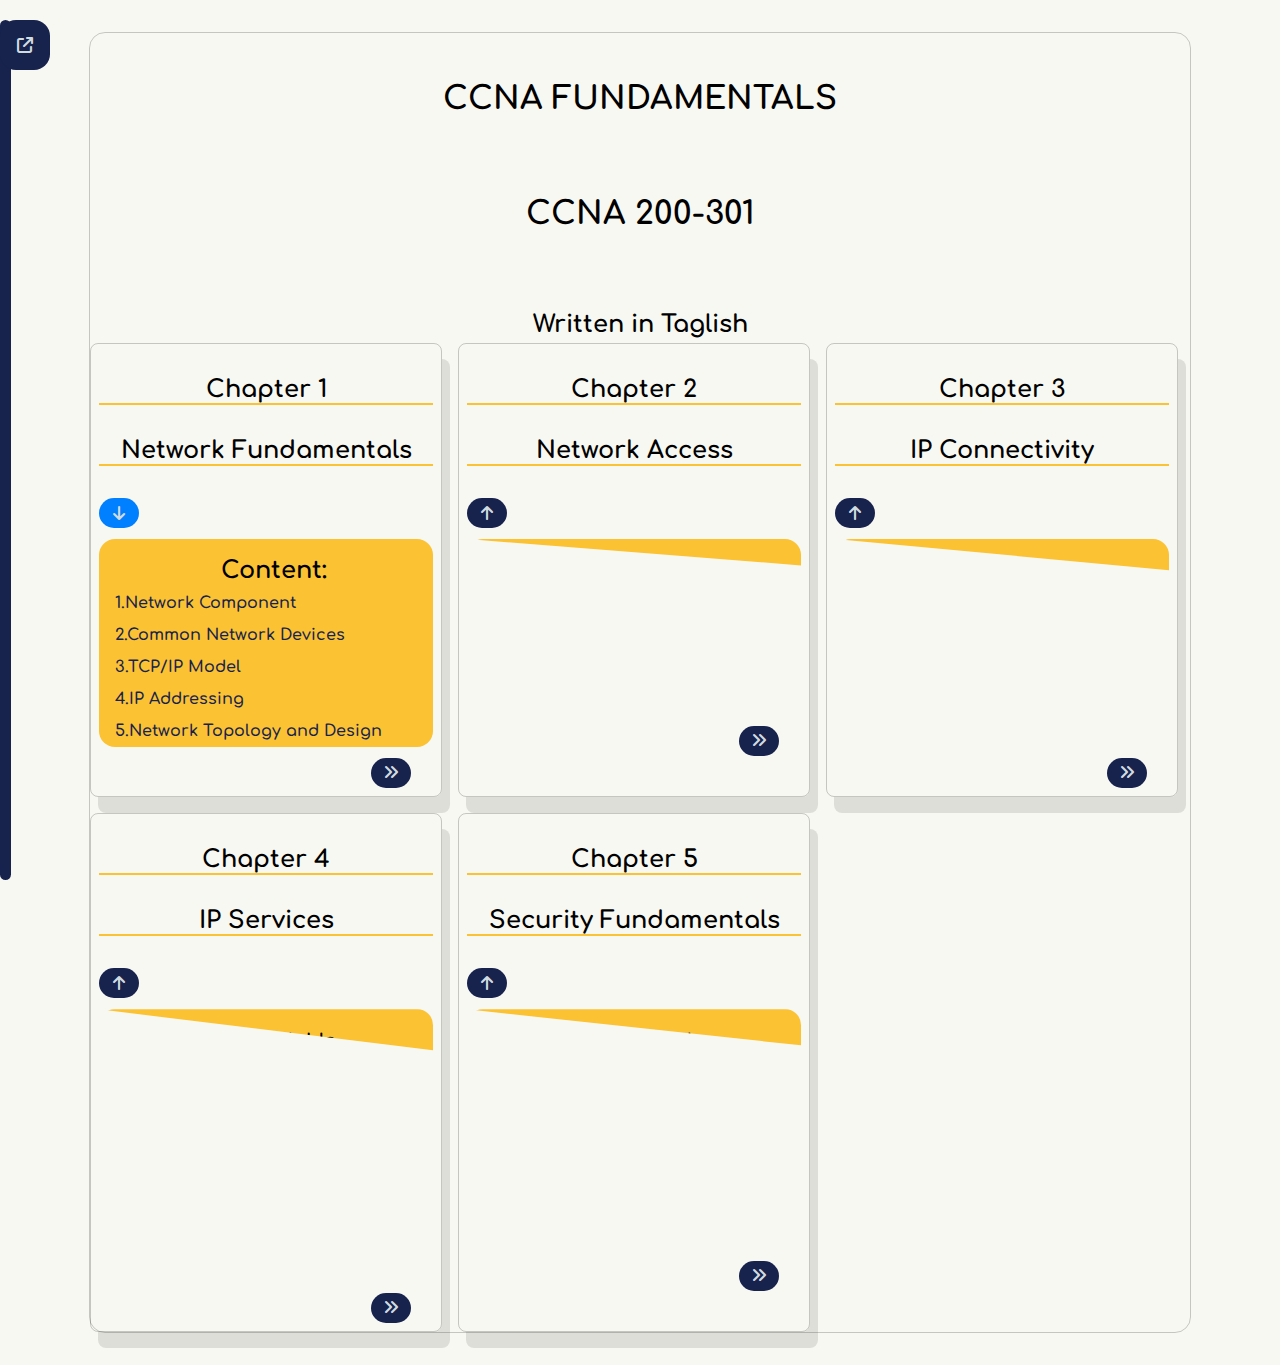
<file: index.html>
<!DOCTYPE html>
<html lang="en">
<head>
    <meta charset="UTF-8">
    <meta http-equiv="X-UA-Compatible" content="IE=edge">
    <meta name="viewport" content="width=device-width, initial-scale=1.0">
    <title>CCNA Module Web</title>
    <link rel="stylesheet" href="./index.css">
    <link rel="stylesheet" href="https://cdnjs.cloudflare.com/ajax/libs/font-awesome/6.3.0/css/all.min.css">
    <link rel="preconnect" href="https://fonts.googleapis.com">
    <link rel="preconnect" href="https://fonts.gstatic.com" crossorigin>
    <link href="https://fonts.googleapis.com/css2?family=Comfortaa:wght@300;400;500;600;700&display=swap" rel="stylesheet">
</head>
<body>

    <section class="sidebar">
        <ul>
            <li class="list active">
                <a href="index.html" class="textcon">
                    <i class="fa-solid fa-house"></i>
                    <span>Dashboard</span>
                </a>
            </li>

            <li class="list">
                <a href="chapter1.html" class="textcon">
                    <i class="fa-solid fa-book"></i>
                    <span>Chapter 1</span>
                </a>
            </li>

            <li class="list">
                <a href="chapter2.html">
                    <i class="fa-solid fa-book-open-reader"></i>
                    <span>Chapter 2 </span>
                </a>
            </li>

            <li class="list">
                <a href="#">
                    <i class="fa-solid fa-bug"></i>
                    <span>Repository</span>
                </a>
            </li>

            <li class="list">
                <a href="#">
                    <i class="fa-solid fa-right-to-bracket"></i>
                    <span>Accounts</span>
                </a>
            </li>
 
        </ul>
    </section>


    <div class="toggle">
        <i class="fa-solid fa-xmark" id="close"></i>
        <i class="fa-solid fa-arrow-up-right-from-square" id="open"></i>
    </div>

    <div class="container">

        <h1>CCNA FUNDAMENTALS</h1>
        <h1>CCNA 200-301 </h1>
        <h2>Written in Taglish </h2>
        <div class="container-box">

            <div class="box">
                <h2>chapter 1 </h2>
                <h2>Network fundamentals</h2>
                <div class="toggleArrow active">
                    <i class="fa-solid fa-arrow-up" id="arrowup"></i>
                    <i class="fa-solid fa-arrow-down" id="arrowdown"></i>
                </div>
                <div class="box-content active">
                    <h3>Content:</h3>
                    <li>1.Network Component</li>
                    <li>2.Common Network Devices</li>
                    <li>3.TCP/IP Model </li>
                    <li>4.IP Addressing</li>
                    <li>5.Network Topology and Design </li>
                </div>

                <div class="lessonBtn">
                    <a href="chapter1.html"><i class="fa-solid fa-angles-right"></i></a>
                </div>
            </div>

            <div class="box">
                <h2>chapter 2 </h2>
                <h2>Network Access</h2>
                <div class="toggleArrow2">
                    <i class="fa-solid fa-arrow-up" id="arrowup1"></i>
                    <i class="fa-solid fa-arrow-down" id="arrowdown1"></i>
                </div>
                
                <div class="box-content-1">
                    <h3>Content: Available</h3>
                    <li>1. How a Switch Work</li>
                    <li>2. Understanding VLAN</li>
                    <li>3. Spanning Tree Protocol</li>
                    <li>4. Etherchannel</li>
                </div>
                
                <div class="lessonBtn">
                    <a href="chapter2.html"><i class="fa-solid fa-angles-right"></i></a>
                </div>
                
            </div>

            <div class="box">
                <h2>chapter 3 </h2>
                <h2>IP Connectivity</h2>
                <div class="toggleArrow3">
                    <i class="fa-solid fa-arrow-up" id="arrowup2"></i>
                    <i class="fa-solid fa-arrow-down" id="arrowdown2"></i>
                </div>
                
                <div class="box-content-2">
                    <h3>Content: Not available </h3>
                    <li>1. Understanding Routers</li>
                    <li>2. Routing Fundamentals</li>
                    <li>3. Routing Protocols</li>
                    <li>4. OSPF (Open Shortest Path First)</li>
                    <li>5. HSRP (Hot Standby Router Protocol)</li>
                </div>

                <div class="lessonBtn">
                    <a href="#"><i class="fa-solid fa-angles-right"></i></a>
                </div>
            </div>

            <div class="box">
                <h2>chapter 4 </h2>
                <h2>IP Services</h2>
                <div class="toggleArrow4">
                    <i class="fa-solid fa-arrow-up" id="arrowup3"></i>
                    <i class="fa-solid fa-arrow-down" id="arrowdown3"></i>
                </div>

                
                <div class="box-content-3">
                    <h3>Content: Not Available </h3>
                    <li>1. Network Address Translation (NAT)</li>
                    <li>2. Network Time Protocol (NTP)</li>
                    <li>3. Dynamic Host Control Protocl(DHCP)</li>
                    <li>4. Domain Name System (DNS)</li>
                    <li>5. Simple Network Managment Protocol (SNMP)</li>
                </div>

                <div class="lessonBtn">
                    <a href="#"><i class="fa-solid fa-angles-right"></i></a>
                </div>
            </div>

            <div class="box">
                <h2>chapter 5 </h2>
                <h2>Security Fundamentals</h2>
                <div class="toggleArrow5">
                    <i class="fa-solid fa-arrow-up" id="arrowup4"></i>
                    <i class="fa-solid fa-arrow-down" id="arrowdown4"></i>
                </div>
                
                <div class="box-content-4">
                    <h3>Content: Not Available </h3>
                    <li>1. Network Security Fundamentals</li>
                    <li>2. Virtual Private Network</li>
                    <li>3. Access Control List (ACL)</li>
                    <li>4. DHCP Snooping</li>  
                    <li>5. Port Security Fundamentals</li>
                    <li>6. WLAN Security Fundamentals</li>
                </div>

                <div class="lessonBtn">
                    <a href="#"><i class="fa-solid fa-angles-right"></i></a>
                </div>
            </div>

        </div>

    </div>





    <script src="./main.js"></script>
    
</body>
</html>
</file>
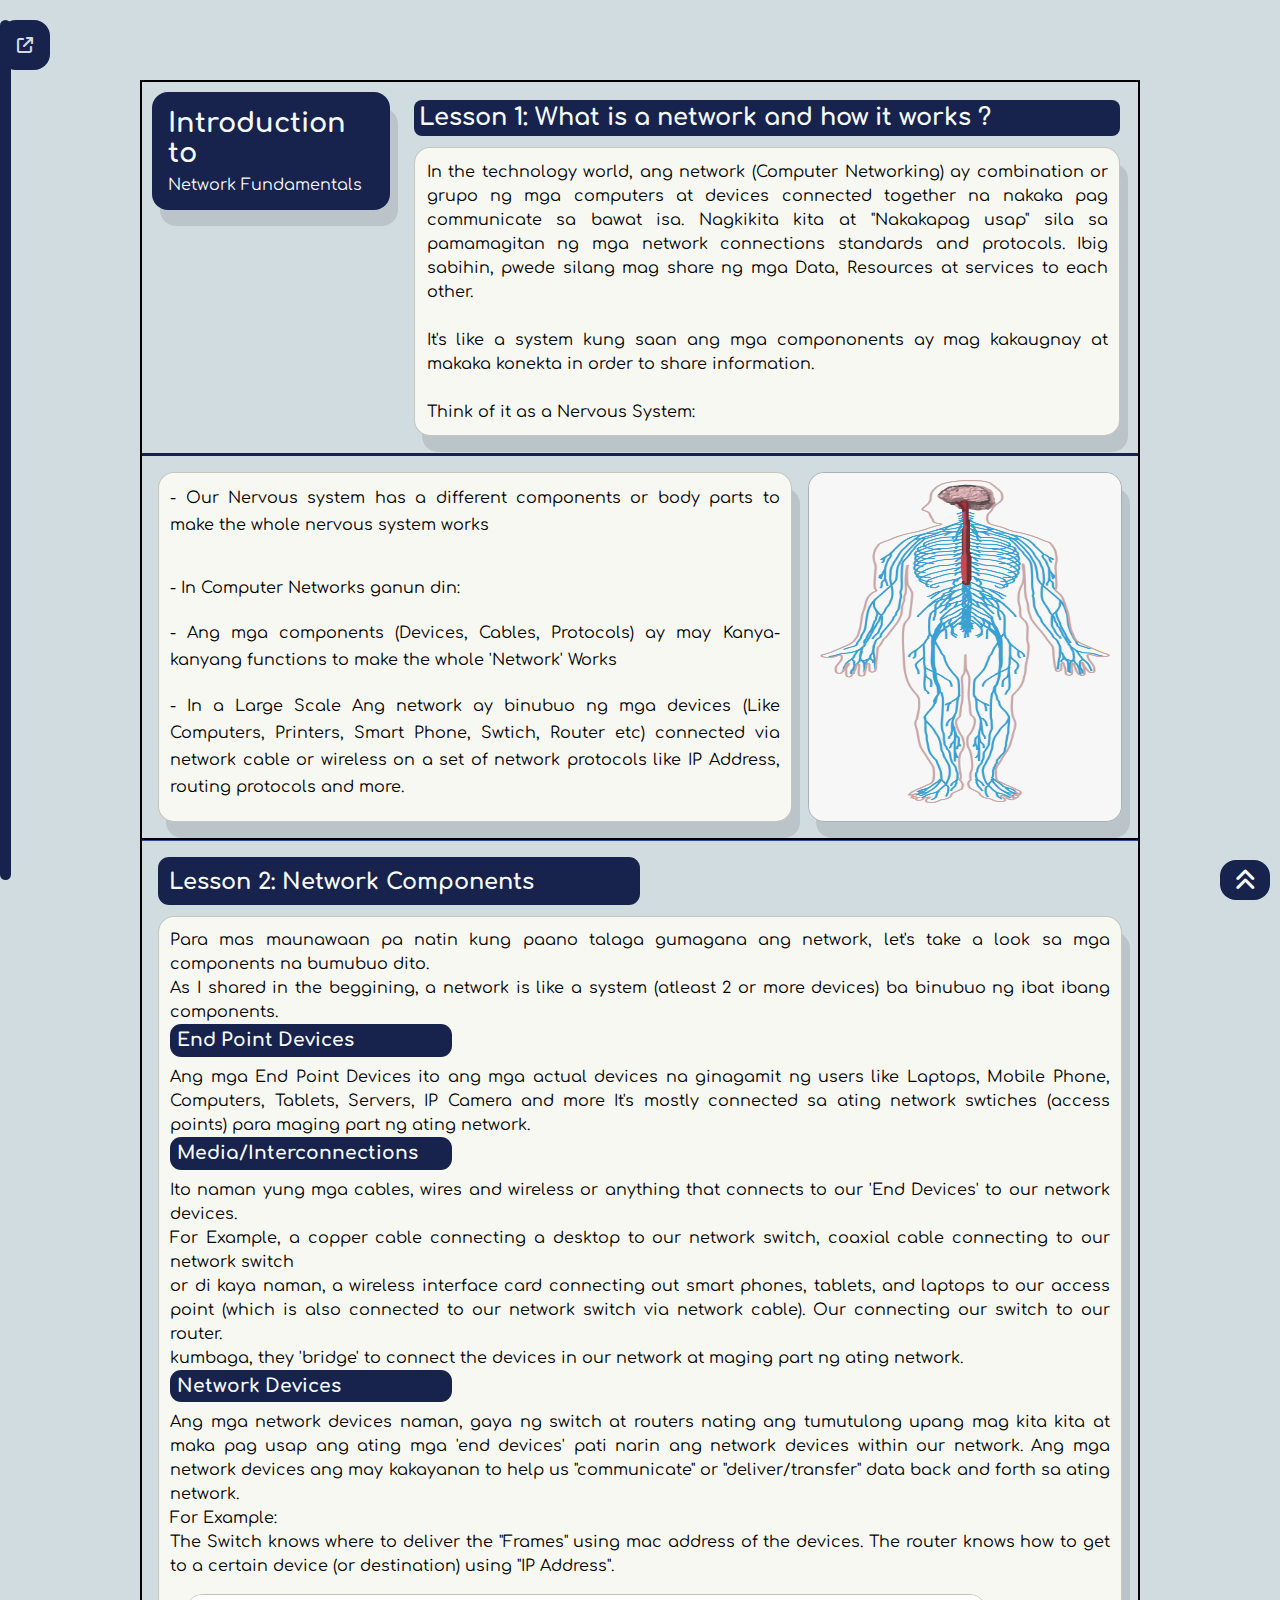
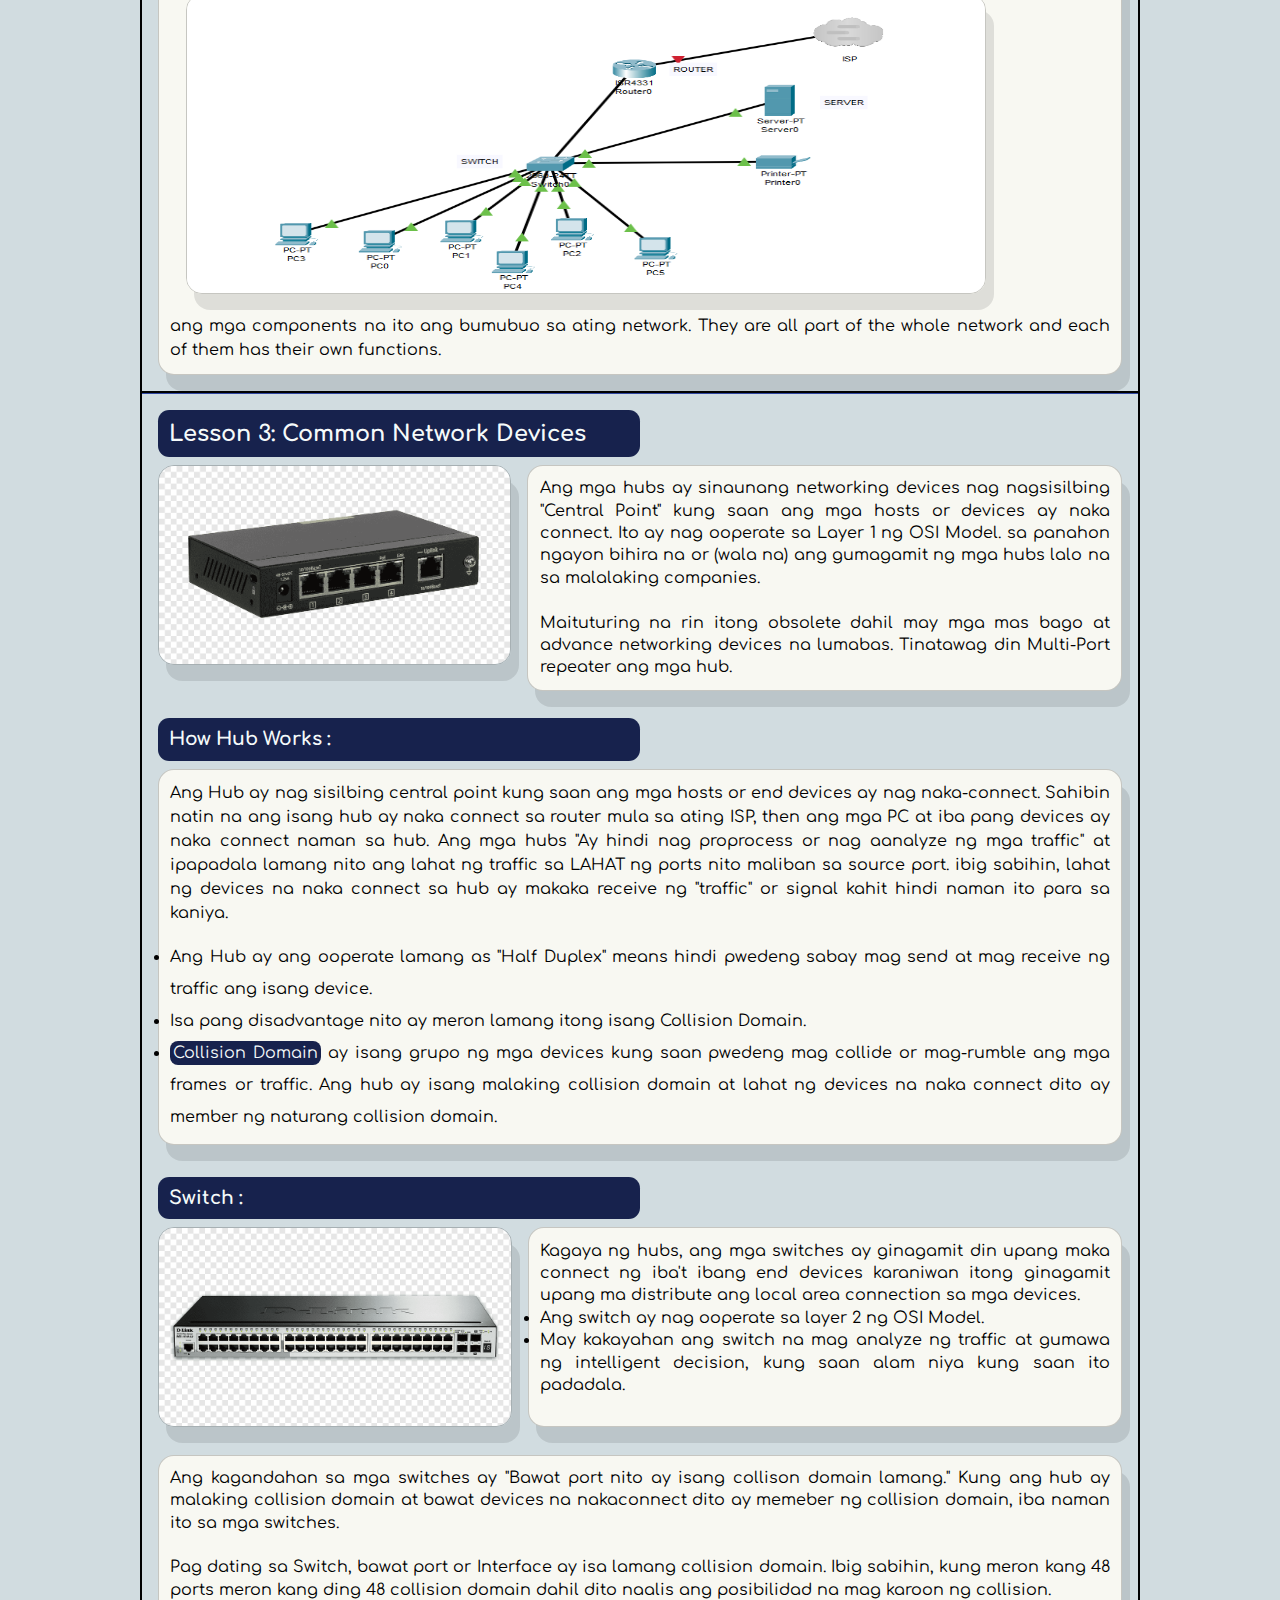
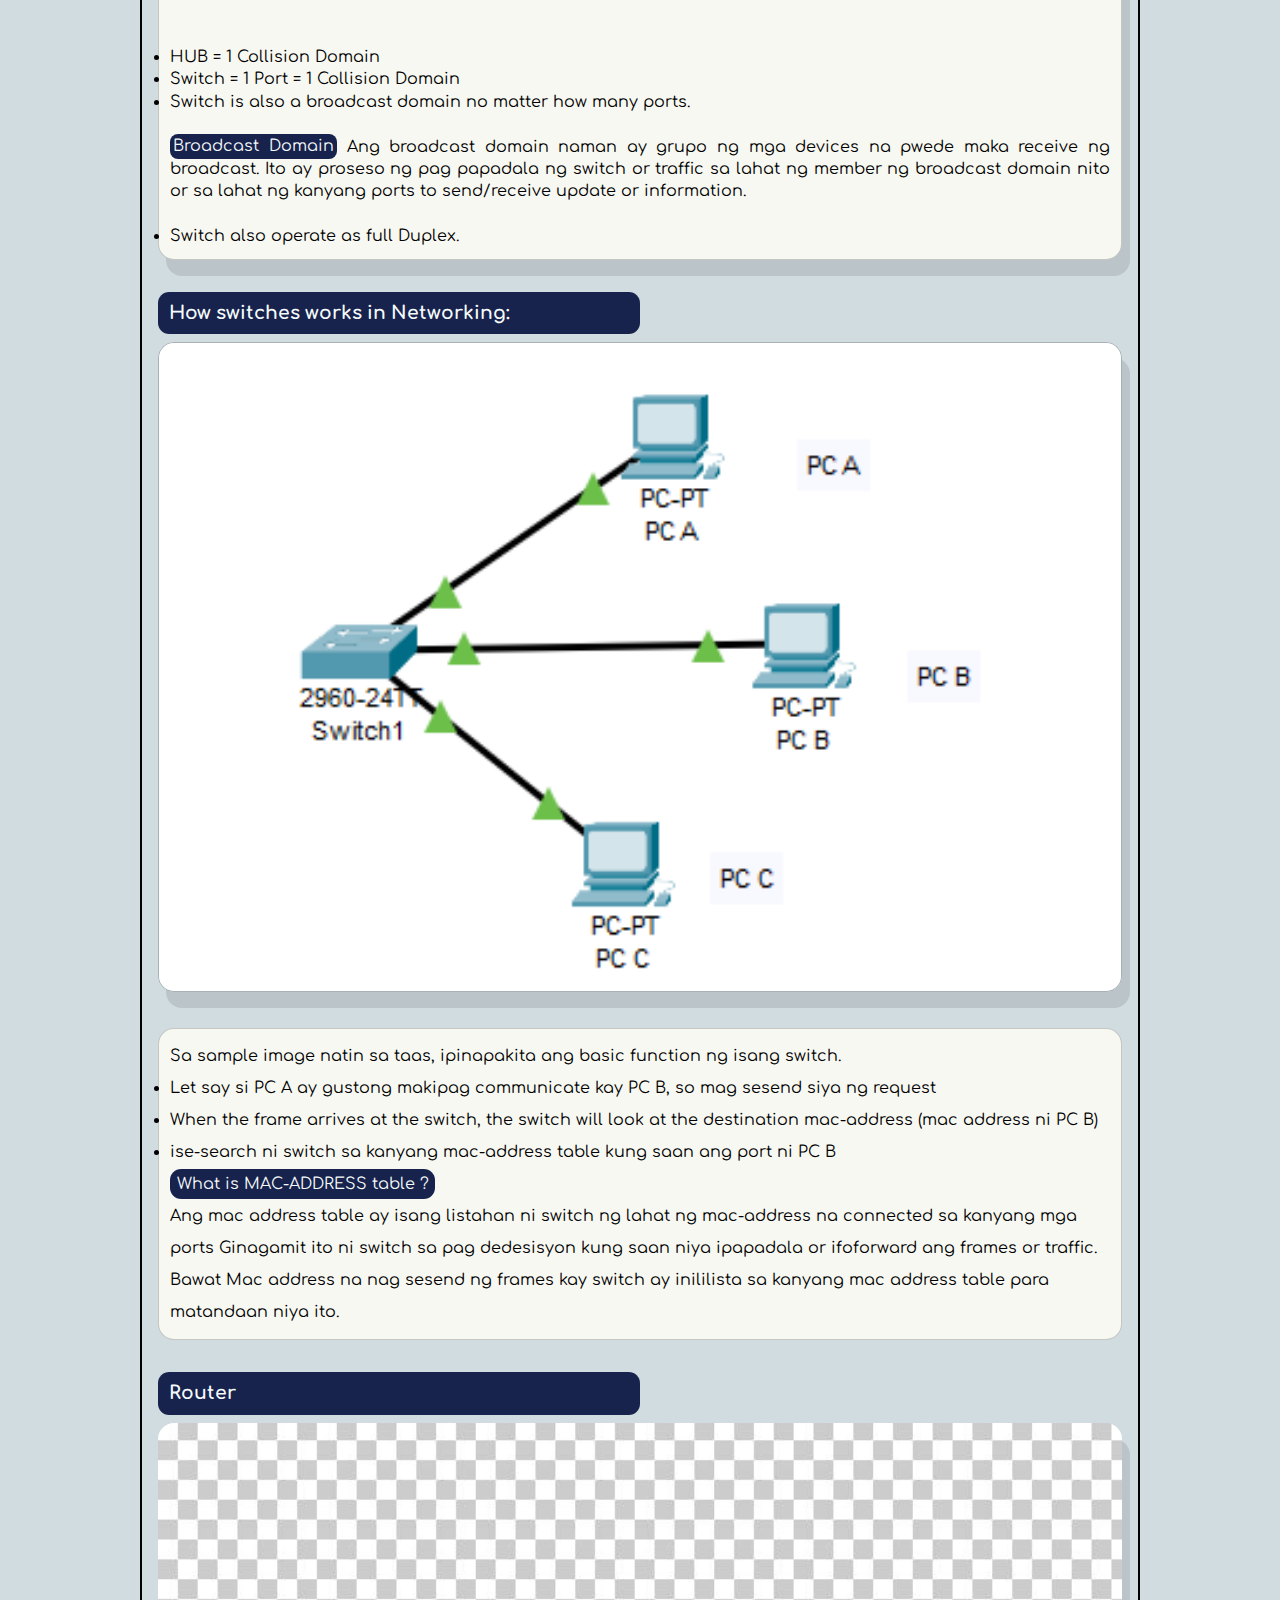
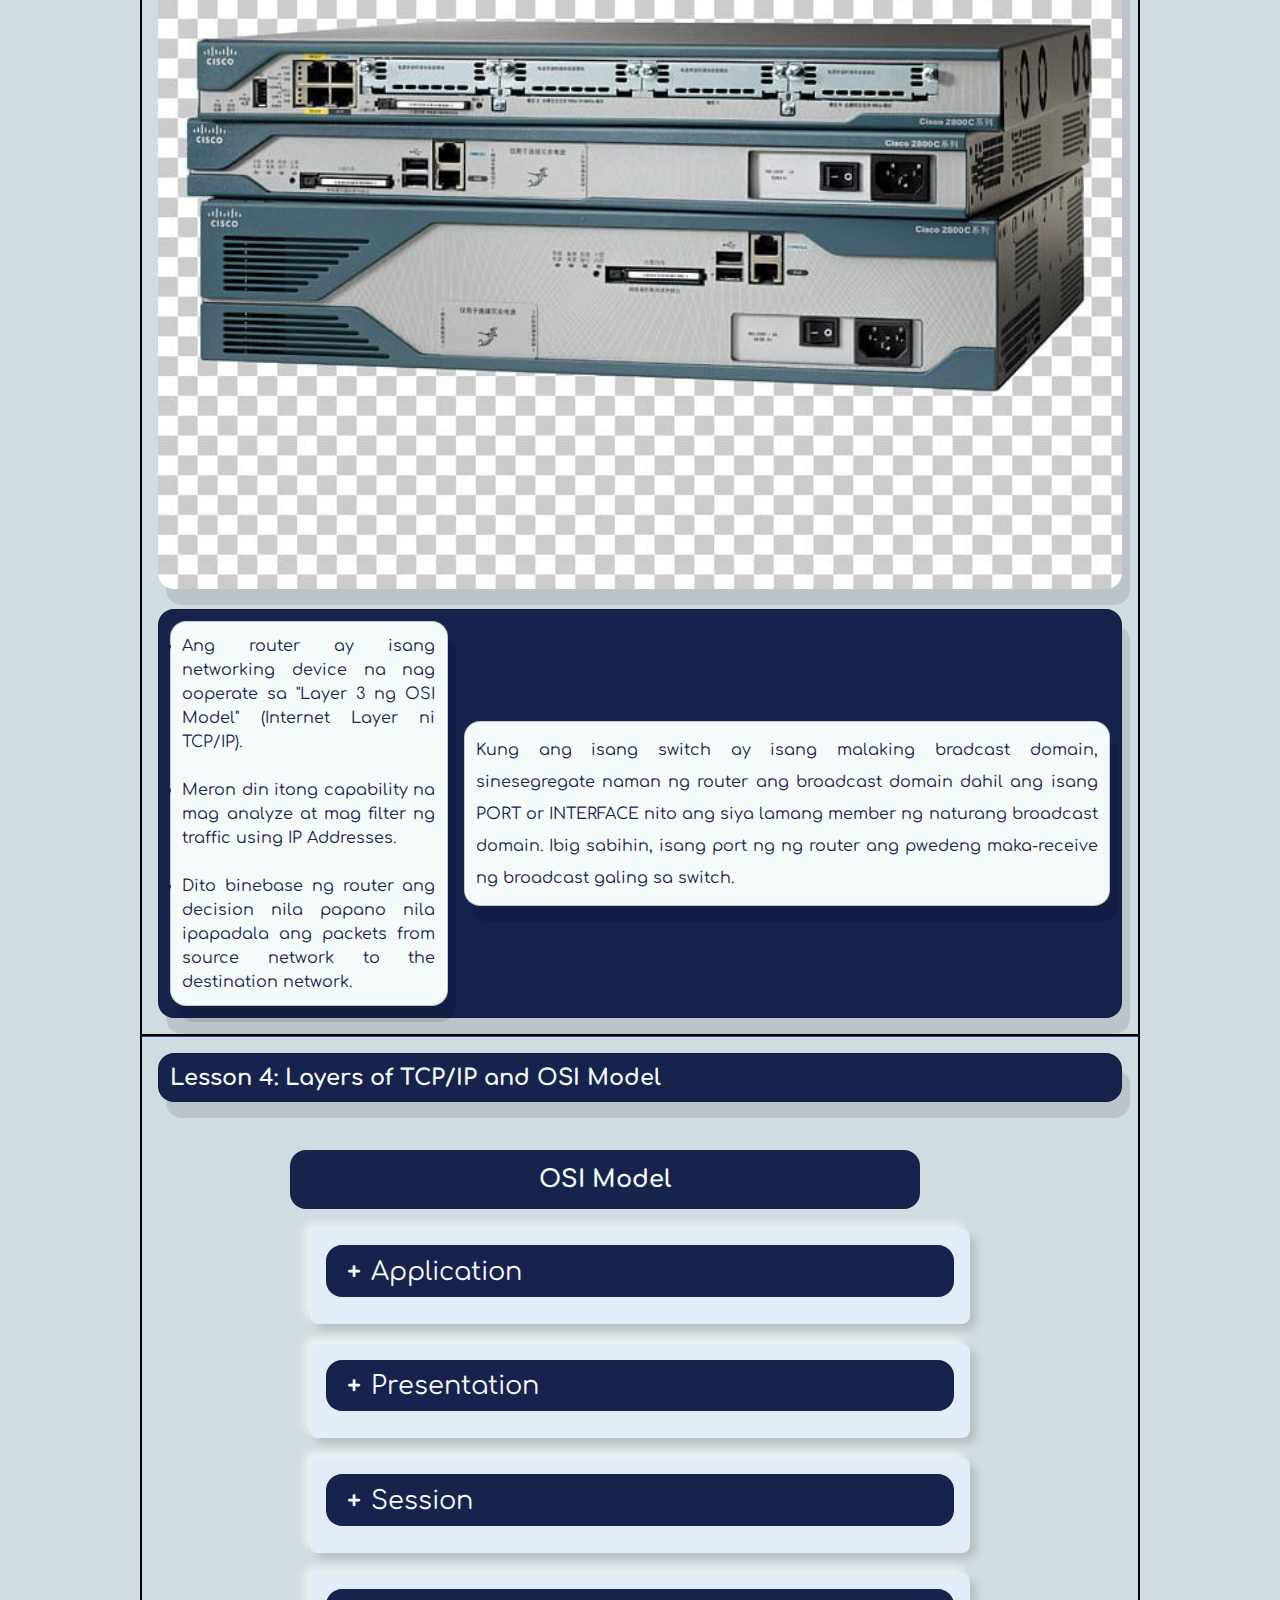
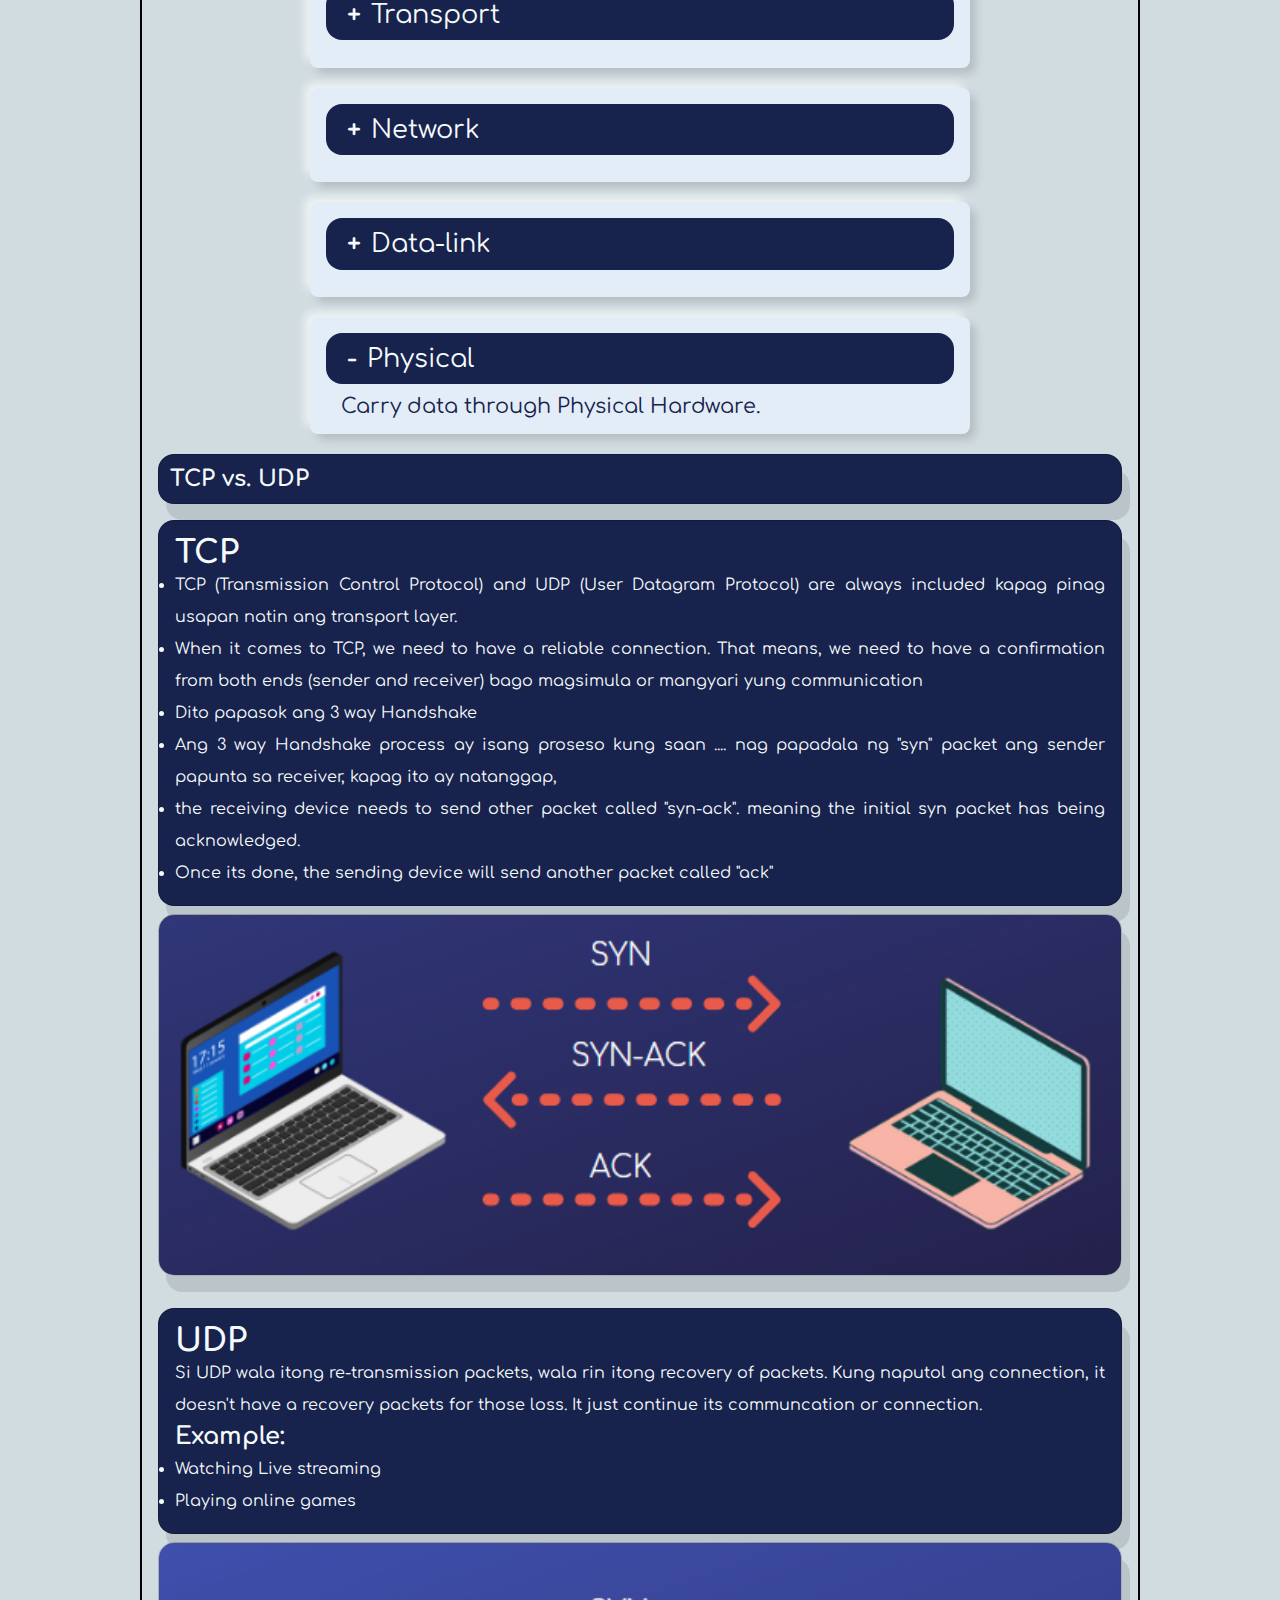
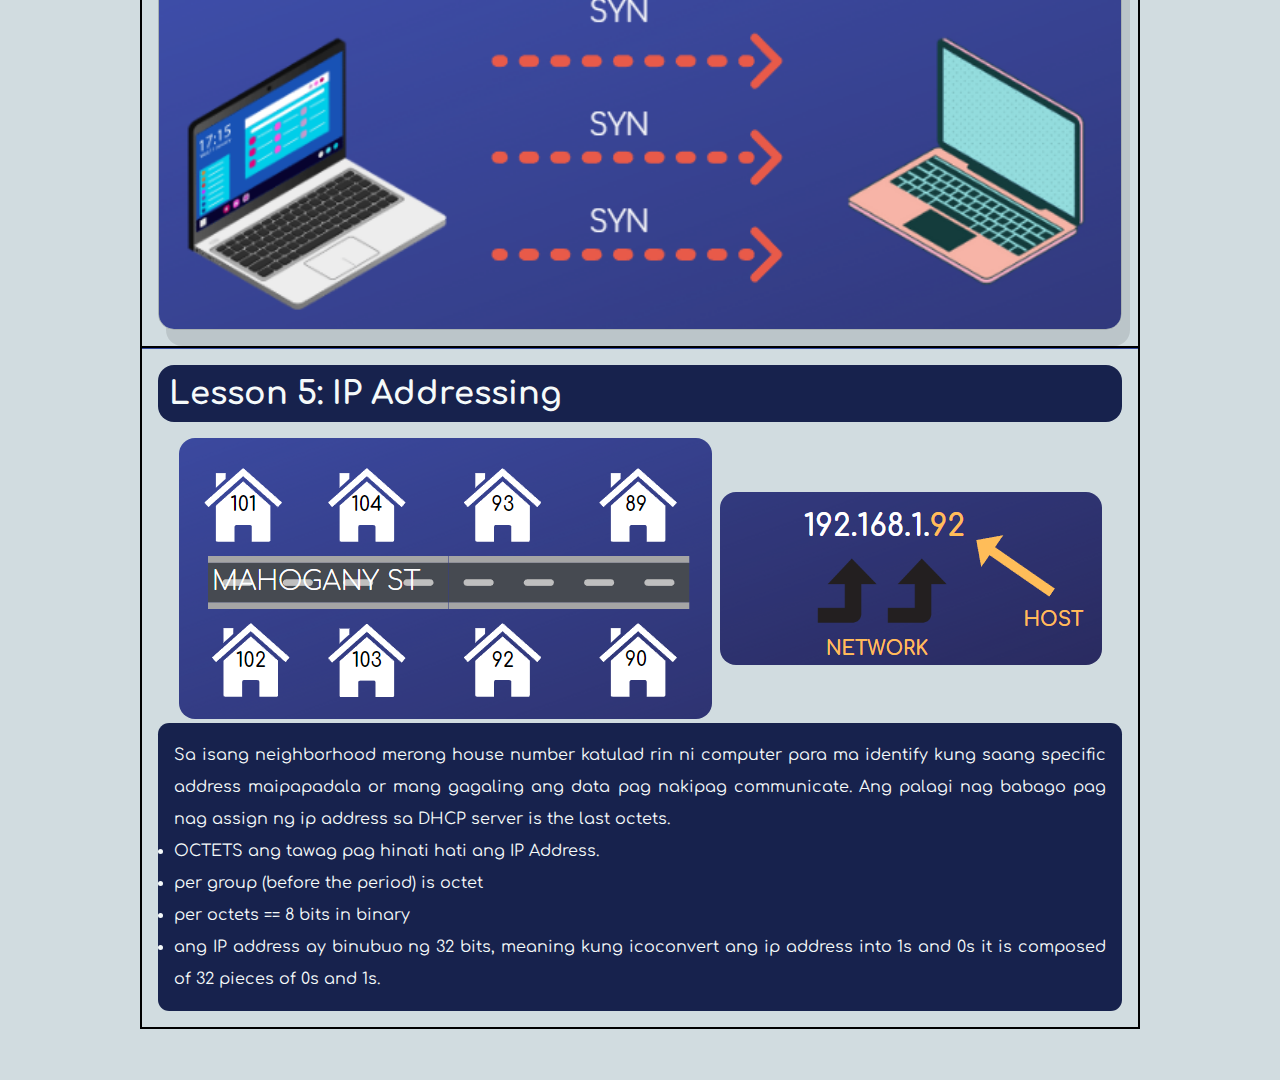
<file: chapter1.html>
<!DOCTYPE html>
<html lang="en">
<head>
    <meta charset="UTF-8">
    <meta http-equiv="X-UA-Compatible" content="IE=edge">
    <meta name="viewport" content="width=device-width, initial-scale=1.0">
    <title>Side Bar </title>
    <link rel="stylesheet" href="./index.css">
    <link rel="stylesheet" href="./chapter1.css">
    <link rel="stylesheet" href="https://cdnjs.cloudflare.com/ajax/libs/font-awesome/6.3.0/css/all.min.css">
    <link rel="preconnect" href="https://fonts.googleapis.com">
    <link rel="preconnect" href="https://fonts.gstatic.com" crossorigin>
    <link href="https://fonts.googleapis.com/css2?family=Comfortaa:wght@300;400;500;600;700&display=swap" rel="stylesheet">

</head>
<body>

    <section class="container-ch1">

        <section class="sidebar">
            <ul>
                <li class="list active">
                    <a href="index.html" class="textcon">
                        <i class="fa-solid fa-house"></i>
                        <span>Dashboard</span>
                    </a>
                </li>
    
                <li class="list">
                    <a href="chapter1.html" class="textcon">
                        <i class="fa-solid fa-book"></i>
                        <span>Chapter 1</span>
                    </a>
                </li>
    
                <li class="list">
                    <a href="chapter2.html">
                        <i class="fa-solid fa-book-open-reader"></i>
                        <span>Chapter 2</span>
                    </a>
                </li>     
     
            </ul>
        </section>

        <div class="toggle">
            <i class="fa-solid fa-xmark" id="close"></i>
            <i class="fa-solid fa-arrow-up-right-from-square" id="open"></i>
        </div>

        <div class="cb-ch1">

            <div class="title-bar">
                <h1>Introduction to</h1>
                <span>Network Fundamentals</span>
            </div>

            

            <div class="chapter1-content">
                <div class="content-title">
                    <h2>Lesson 1: What is a network and how it works ?</h2>
                </div>
                
                <div class="ch1-content-box">

                    <p>In the technology world, ang network (Computer Networking) ay combination or grupo ng mga computers
                        at devices connected together na nakaka pag communicate sa bawat isa. Nagkikita kita at "Nakakapag usap" sila
                        sa pamamagitan ng mga network connections standards and protocols. Ibig sabihin, pwede silang mag share ng mga Data,
                        Resources at services to each other. <br><br>
                        It's like a system kung saan ang mga compononents ay mag kakaugnay at makaka konekta in order to share 
                        information. <br><br>
                        Think of it as a Nervous System: 
                    </p>
                </div>
                


            </div>

        </div>


        <div class="ns-container">

            <div class="ns-content">
                <p>- Our Nervous system has a different components or body parts to make the whole nervous system works</p><br><br>
                <p>- In Computer Networks ganun din: </p><br>
                <p>- Ang mga components (Devices, Cables, Protocols) ay may Kanya-kanyang functions to make the whole 'Network' Works</p><br>
                <p>- In a Large Scale Ang network ay binubuo ng mga devices (Like Computers, Printers, Smart Phone, Swtich, Router etc) 
                    connected via network cable or wireless on a set of network protocols like IP Address, routing protocols and more.
                </p>
            </div>

            <img src="image/nervous system.png" class="ns-image">
           

        </div>

        <div class="cb-lesson2">

            <div class="lesson2-title">
                <h2>Lesson 2: Network Components</h2>
            </div> 

            <div class="ls2-content">
                <p>Para mas maunawaan pa natin kung paano talaga gumagana ang network, let's take a look sa mga components na bumubuo dito.
                    <br>As I shared in the beggining, a network is like a system (atleast 2 or more devices)
                        ba binubuo ng ibat ibang components.            
                 </p>

                 <div class="ls2-endpoint-box">
                    <h3>End Point Devices</h3>
                 </div>

                 <p>Ang mga End Point Devices ito ang mga actual devices na ginagamit ng users like Laptops, Mobile Phone, Computers, Tablets, Servers, IP Camera and more 
                    It's mostly connected sa ating network swtiches (access points) para maging part ng ating network.
                 </p>

                 <div class="ls2-endpoint-box">
                    <h3>Media/Interconnections</h3>
                 </div>

                 <p>Ito naman yung mga cables, wires and wireless or anything that connects to our 'End Devices' to our network devices.
                    <br>For Example, a copper cable connecting a desktop to our network switch, coaxial cable connecting to our network switch
                    <br> or di kaya naman, a wireless interface card connecting out smart phones, tablets, and laptops to our access point 
                        (which is also connected to our network switch via network cable). Our connecting our switch to our router.
                        <br>kumbaga, they 'bridge' to connect the devices in our network at maging part ng ating network. 
                 </p>

                 <div class="ls2-endpoint-box">
                    <h3>Network Devices</h3>
                 </div>

                 <P>Ang mga network devices naman, gaya ng switch at routers nating ang tumutulong upang mag kita kita at maka pag usap ang ating mga 'end devices' pati narin ang network devices
                    within our network. Ang mga network devices ang may kakayanan to help us "communicate" or "deliver/transfer" data back and forth sa ating network.
                    <br>For Example: <br>
                    The Switch knows where to deliver the "Frames" using mac address of the devices. The router knows how to get to a certain device (or destination) using "IP Address".                
                 </P>

                 <img src="image/network devices.png" class="nd-img">

                 <p>ang mga components na ito ang bumubuo sa ating network. They are all part of the whole network and each of them has their own functions.</p>

            </div>

        </div>

        <div class="cb-lesson3">

            <div class="ls3-title">
                <h2>Lesson 3: Common Network Devices </h2>
            </div>

            <div class="ls3-content-box">
                <img src="image/hub.png" class="hub" >

                <div class="hub-box">
                    <p>Ang mga hubs ay sinaunang networking devices nag nagsisilbing "Central Point" kung saan ang mga hosts or devices ay naka connect. Ito ay nag ooperate sa Layer 1 ng OSI Model. 
                        sa panahon ngayon bihira na or (wala na) ang gumagamit ng mga hubs lalo na sa malalaking companies. 
                    </p>
                    <Br>
                    <p>Maituturing na rin itong obsolete dahil may mga mas bago at advance networking devices na lumabas. Tinatawag din Multi-Port repeater ang mga hub.</p>
                </div>

                

            </div>

            <div class="hub-box-works">

                <div class="ls3-title">
                    <h3>How Hub Works : </h3>
                </div>

                <div class="how-box">
                    <p>Ang Hub ay nag sisilbing central point kung saan ang mga hosts or end devices ay nag naka-connect. Sahibin natin na ang isang hub ay naka connect sa router mula
                        sa ating ISP, then ang mga PC at iba pang devices ay naka connect naman sa hub. Ang mga hubs "Ay hindi nag proprocess or nag aanalyze ng mga traffic" at ipapadala 
                        lamang nito ang lahat ng traffic sa LAHAT ng ports nito maliban sa source port. ibig sabihin, lahat ng devices na naka connect sa hub ay makaka receive ng "traffic" 
                        or signal kahit hindi naman ito para sa kaniya. 
                    </p>
                    <li>Ang Hub ay ang ooperate lamang as "Half Duplex" means hindi pwedeng sabay mag send at mag receive ng traffic ang isang device.</li>
                    <li>Isa pang disadvantage nito ay meron lamang itong isang Collision Domain. </li>

                    <li><span>Collision Domain</span> ay isang grupo ng mga devices kung saan pwedeng mag collide or mag-rumble ang mga frames or traffic. Ang hub ay isang malaking collision domain at lahat
                    ng devices na naka connect dito ay member ng naturang collision domain.</li>
                </div>

                
            </div>

            <div class="ls3-title">
                <h3>Switch : </h3>
            </div>

            <div class="ls3-content-box">
                <img src="image/switch.png" class="hub" >

                <div class="hub-box">
                    <p>Kagaya ng hubs, ang mga switches ay ginagamit din upang maka connect ng iba't ibang end devices karaniwan itong ginagamit upang
                        ma distribute ang local area connection sa mga devices. 
                    </p>

                    <li>Ang switch ay nag ooperate sa layer 2 ng OSI Model. </li>
                    <li>May kakayahan ang switch na mag analyze ng traffic at gumawa ng intelligent decision, kung saan alam niya kung saan ito padadala.</li>

                    
                </div>
                
                
            </div>  

            <div class="switch-box">
                <p>Ang kagandahan sa mga switches ay "Bawat port nito ay isang collison domain lamang." Kung ang hub ay malaking collision domain at bawat devices na nakaconnect dito ay memeber ng collision domain,
                    iba naman ito sa mga switches.
                </p>
                <br>
                <p>Pag dating sa Switch, bawat port or Interface ay isa lamang collision domain. Ibig sabihin, kung meron kang 48 ports meron kang ding 48 collision domain
                    dahil dito naalis ang posibilidad na mag karoon ng collision. 
                </p>
                <br> <br>
                <li>HUB = 1 Collision Domain</li>
                <li>Switch = 1 Port = 1 Collision Domain</li>
                
                <li>Switch is also a broadcast domain no matter how many ports. </li> <br>
                <p><span>Broadcast Domain</span>
                    Ang broadcast domain naman ay grupo ng mga devices na pwede maka receive ng broadcast. Ito ay proseso ng pag papadala ng switch or traffic sa lahat ng member ng broadcast domain nito 
                    or sa lahat ng kanyang ports to send/receive update or information.
                </p>
                <br>
                <li>Switch also operate as full Duplex.</li>
                
            </div>

            <div class="switch-box-works">
                <div class="ls3-title">
                    <h3>How switches works in Networking:</h3>
                </div>

                <img src="image/switch-work.png" alt="">

                <div class="sw-box-works">
                    <p>Sa sample image natin sa taas, ipinapakita ang basic function ng isang switch.</p>

                    <li>Let say si PC A ay gustong makipag communicate kay PC B, so mag sesend siya ng request</li>
                    <li>When the frame arrives at the switch, the switch will look at the destination mac-address (mac address ni PC B)</li>
                    <li>ise-search ni switch sa kanyang mac-address table kung saan ang port ni PC B</li>

                    <span>What is MAC-ADDRESS table ?</span>
                    <p>Ang mac address table ay isang listahan ni switch ng lahat ng mac-address na connected sa kanyang mga ports
                        Ginagamit ito ni switch sa pag dedesisyon kung saan niya ipapadala or ifoforward ang frames or traffic.
                    </p>

                    <p>Bawat Mac address na nag sesend ng frames kay switch ay inililista sa kanyang mac address table para matandaan niya ito. </p>
                    
                </div>


            </div>

            <div class="ls3-title">
                <h3>Router </h3>
            </div>

            <div class="router-box">
                <img src="image/routerpng.png" alt="">
            </div>

            <div class="router-content">

                <div class="rtr-def">

                    <div class="rtr-def1">
                        <li>Ang router ay isang networking device na nag ooperate sa "Layer 3 ng OSI Model" (Internet Layer ni TCP/IP).</li><br>
                        <li>Meron din itong capability na mag analyze at mag filter ng traffic using IP Addresses. </li><br>
                        <li>Dito binebase ng router ang decision nila papano nila ipapadala ang packets from source network to the destination network.</li>
                    </div>
                    

                    <div class="rtr-def2">
                        <p>Kung ang isang switch ay isang malaking bradcast domain, sinesegregate naman ng router ang broadcast domain dahil ang isang PORT or INTERFACE 
                            nito ang siya lamang member ng naturang broadcast domain. Ibig sabihin, isang port ng ng router ang pwedeng maka-receive ng broadcast galing sa switch.
                        </p>
                    </div>
                    
                </div>
            </div>

        </div>


        <div class="cb-lesson4">

            <div class="ls4-title">
                <h2>Lesson 4: Layers of TCP/IP and OSI Model</h2>
                
            </div>

    

            <div class="ls4-content-accordion">

                <h2>OSI Model</h2>

                <li>
                    <input type="radio" name="accordion" id="first" checked>
                    <label for="first">Application</label>
                        <div class="app-content">
                            <p>Where application and user communicates</p>
                        </div>
                </li>

                <li>
                    <input type="radio" name="accordion" id="second" checked>
                    <label for="second">Presentation</label>
                        <div class="app-content">
                            <p>Responsible for data formatting that is used to encrypt and decrypt the data.</p>
                        </div>
                </li>

                <li>
                    <input type="radio" name="accordion" id="third" checked>
                    <label for="third">Session</label>
                        <div class="app-content">
                            <p>Responsible to start and stop the session.</p>
                        </div>
                </li>

                <li>
                    <input type="radio" name="accordion" id="fourth" checked>
                    <label for="fourth">Transport</label>
                        <div class="app-content">
                            <p>Determines what port to be used Ex. TCP/UDP & Other ports</p>
                        </div>
                </li>

                <li>
                    <input type="radio" name="accordion" id="fifth" checked>
                    <label for="fifth">Network</label>
                        <div class="app-content">
                            <p>Responsible for data formatting that is used to encrypt and decrypt the data.</p>
                        </div>
                </li>

                <li>
                    <input type="radio" name="accordion" id="sixth" checked>
                    <label for="sixth">Data-link</label>
                        <div class="app-content">
                            <p>More information added to the data such as MAC Address.</p>
                        </div>
                </li>

                <li>
                    <input type="radio" name="accordion" id="seventh" checked>
                    <label for="seventh">Physical</label>
                        <div class="app-content">
                            <p>Carry data through Physical Hardware.</p>
                        </div>
                </li>




            </div>

            
            <div class="ls4-title">
                <h2>TCP vs. UDP </h2>
                
            </div>

            <div class="tcp-content">

                <div class="tcp-box">
                    <h1>TCP</h1>
                    <li>TCP (Transmission Control Protocol) and UDP (User Datagram Protocol) are always included kapag pinag usapan natin ang transport layer.</li>
                    <li>When it comes to TCP, we need to have a reliable connection. That means, we need to have a confirmation from both ends (sender and receiver)  bago magsimula or mangyari yung communication</li>
                    <li>Dito papasok ang 3 way Handshake</li>
                    <li>Ang 3 way Handshake process ay isang proseso kung saan ....
                        nag papadala ng "syn" packet ang sender papunta sa receiver, kapag ito ay natanggap,</li>
                    <li>the receiving device needs to send other packet called "syn-ack". meaning the initial syn packet has being acknowledged. </li>
                    <li>Once its done, the sending device will send another packet called "ack"  </li>
                    
                    
                </div>

                <img src="image/3wayhs.png" alt="" class="imghs">


            </div>

            <div class="udp-content">

                <div class="udp-box">
                    <h1>UDP</h1>
                    <p>Si UDP wala itong re-transmission packets, wala rin itong recovery of packets. Kung naputol ang connection, it doesn't have a recovery packets for those loss. It just continue its communcation or connection.</p>
                    <h2>Example: </h2>
                    <li>Watching Live streaming</li>
                    <li>Playing online games</li>


                </div>

                <img src="image/udphs.png" alt="" class="udpimg">

            </div>


        </div>


        <div class="cb-lesson5">

            <div class="ls5-title">
                <h1>Lesson 5: IP Addressing</h1>
            </div>

            <div class="address-content">

                <div class="mahogany">
                    <img src="image/mahogany.png" alt="" class="imgmahogany">
                </div>

                <div class="ipaddress-img">
                    <img src="image/ipimg.png" alt="" class="imgip">
                </div>

                
                
            </div>

            <div class="textipcp">
                <p>Sa isang neighborhood merong house number katulad rin ni computer para ma identify kung saang specific address maipapadala or mang gagaling ang data pag nakipag communicate. Ang palagi nag babago pag nag assign ng ip address sa DHCP server is the last octets. 
                </p>
                <li>OCTETS ang tawag pag hinati hati ang IP Address.</li>
                <li>per group (before the period) is octet </li>
                <li>per octets == 8 bits in binary </li>
                <li>ang IP address ay binubuo ng 32 bits, meaning kung icoconvert ang ip address into 1s and 0s it is composed of 32 pieces of 0s and 1s. </li>
            </div>


        </div>

        <div class="autoarrow">
            <i class="fa-solid fa-angles-up"></i>
        </div>

        
    </section>


    
    
    <script src="chapter1.js"></script>
    
</body>
</html>
</file>
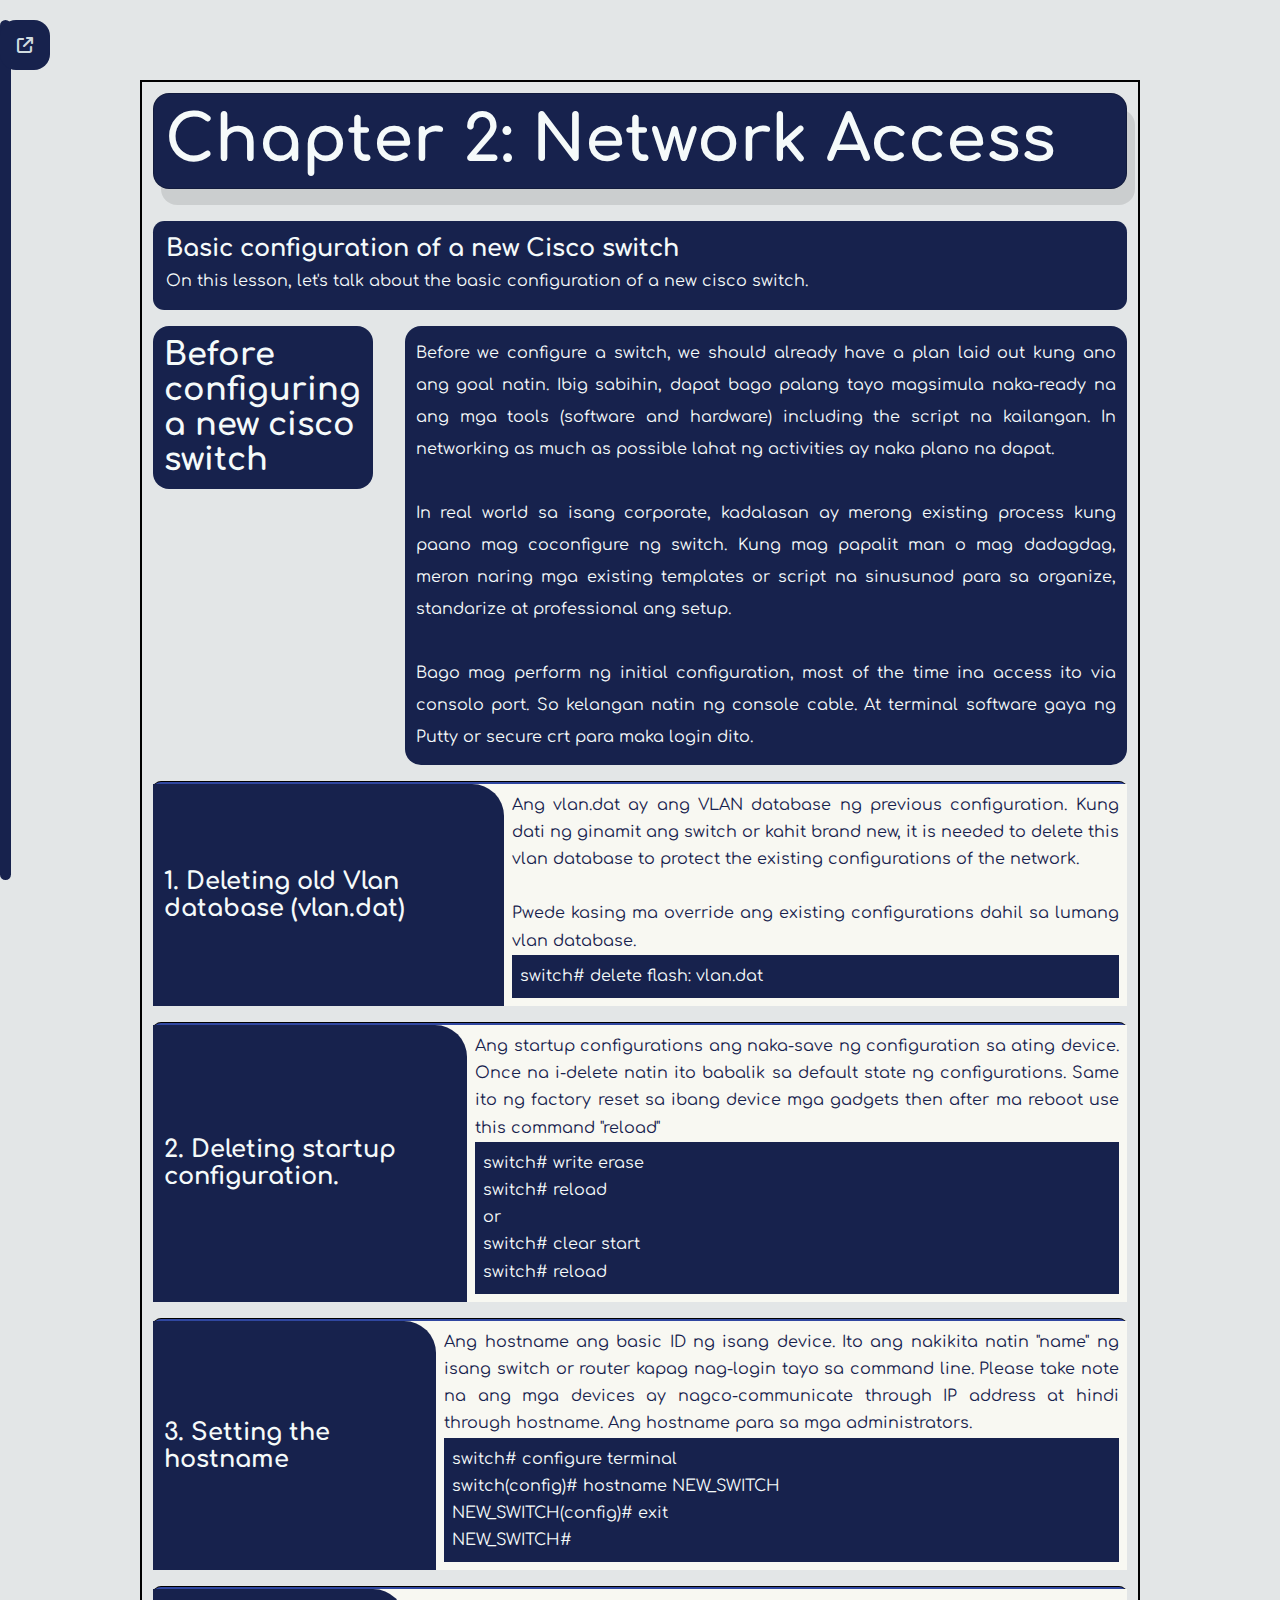
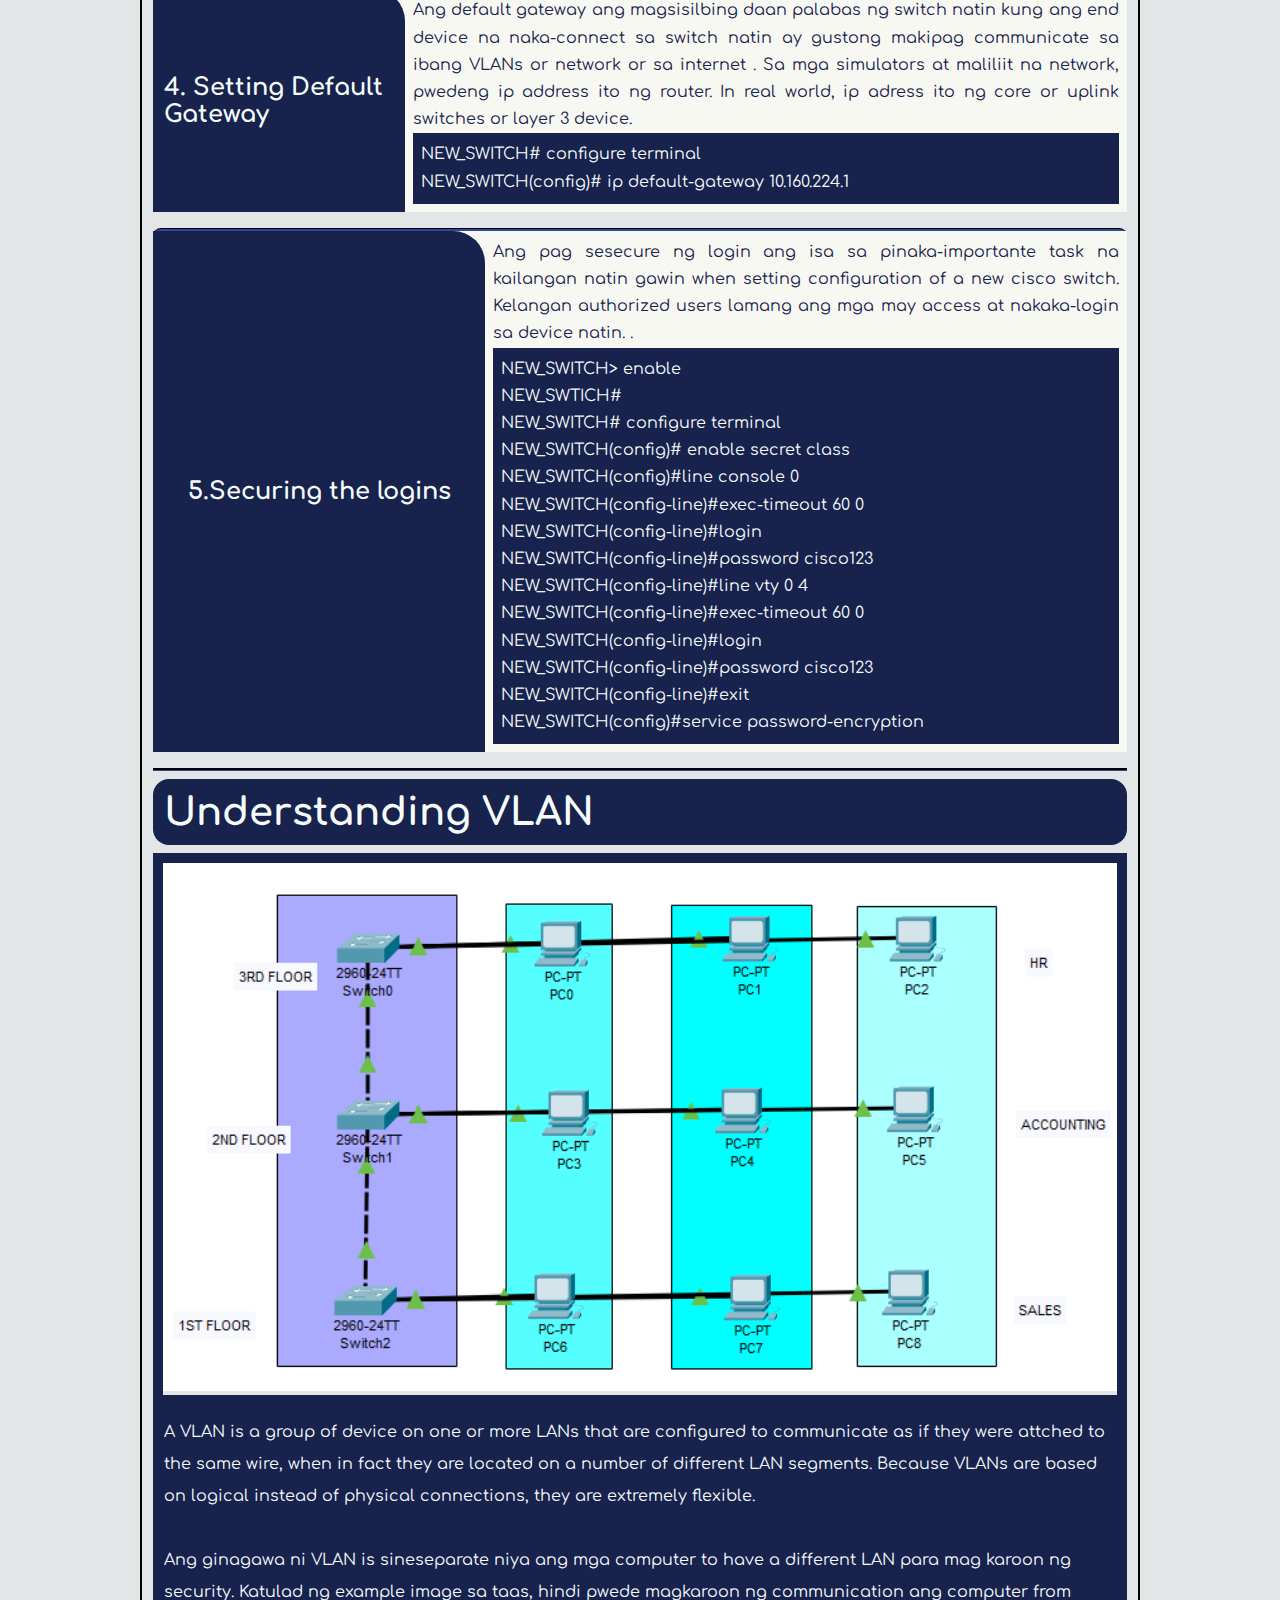
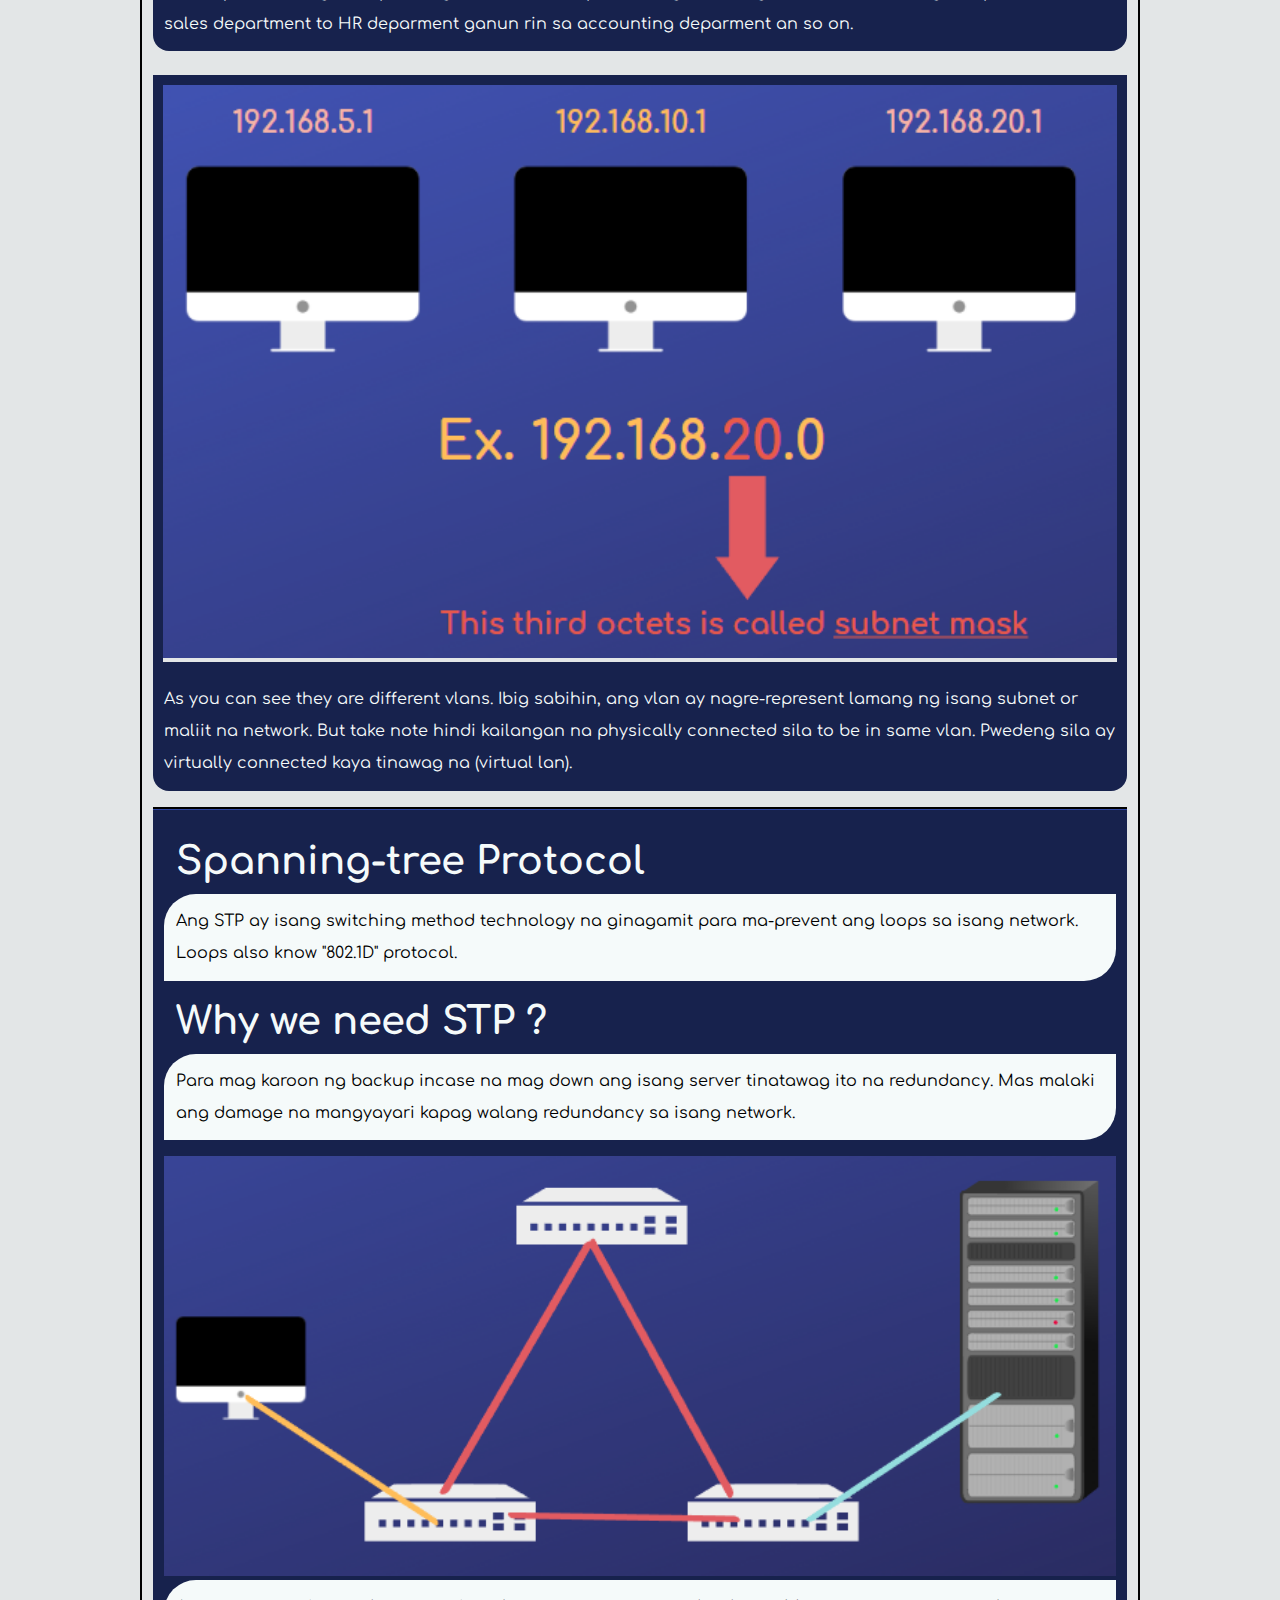
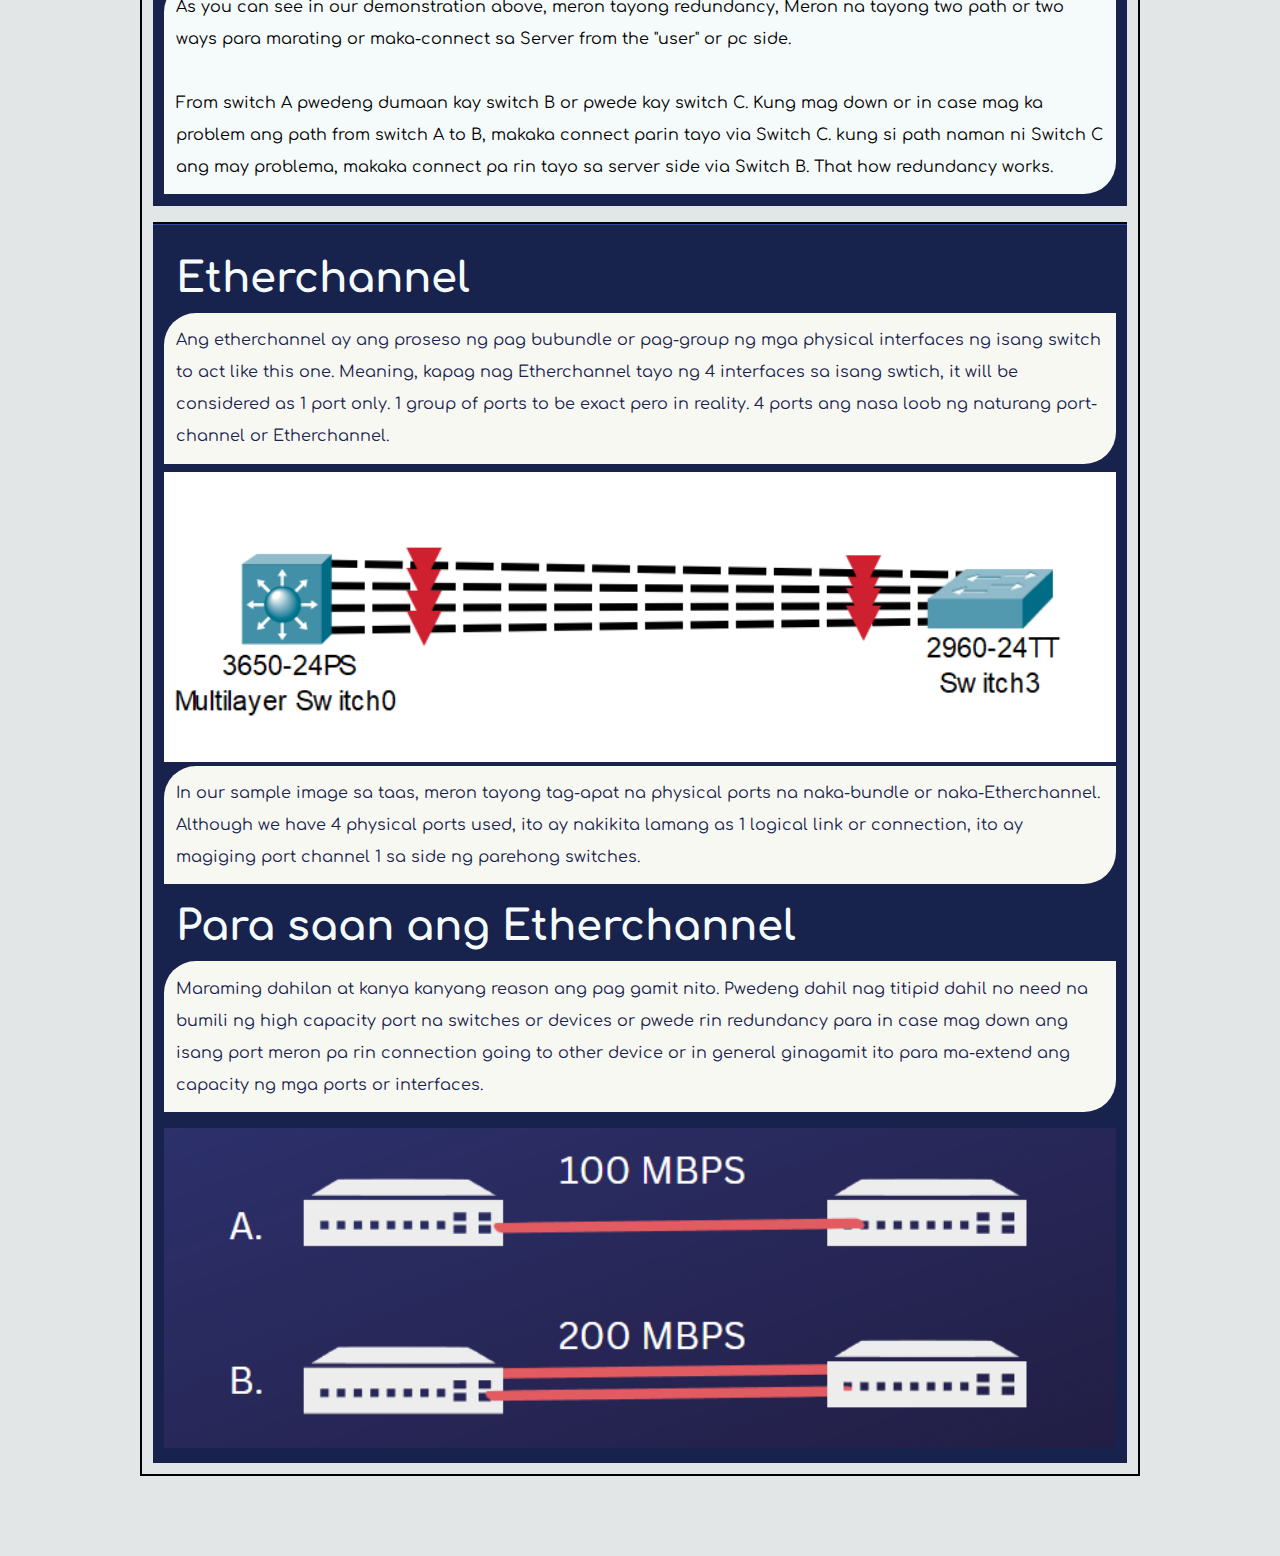
<file: chapter2.html>
<!DOCTYPE html>
<html lang="en">
<head>
    <meta charset="UTF-8">
    <meta http-equiv="X-UA-Compatible" content="IE=edge">
    <meta name="viewport" content="width=device-width, initial-scale=1.0">
    <title>Side Bar </title>
    <link rel="stylesheet" href="./index.css">
    <link rel="stylesheet" href="./chapter2.css">
    <link rel="stylesheet" href="https://cdnjs.cloudflare.com/ajax/libs/font-awesome/6.3.0/css/all.min.css">
    <link rel="preconnect" href="https://fonts.googleapis.com">
    <link rel="preconnect" href="https://fonts.gstatic.com" crossorigin>
    <link href="https://fonts.googleapis.com/css2?family=Comfortaa:wght@300;400;500;600;700&display=swap" rel="stylesheet">

</head>
<body>

    <section class="container-ch2">

        <section class="sidebar">
            <ul>
                <li class="list active">
                    <a href="index.html" class="textcon">
                        <i class="fa-solid fa-house"></i>
                        <span>Dashboard</span>
                    </a>
                </li>
    
                <li class="list">
                    <a href="chapter1.html" class="textcon">
                        <i class="fa-solid fa-book"></i>
                        <span>Chapter 1</span>
                    </a>
                </li>
    
                <li class="list">
                    <a href="chapter2.html">
                        <i class="fa-solid fa-book-open-reader"></i>
                        <span>Chapter 2</span>
                    </a>
                </li>     
     
            </ul>
        </section>

        <div class="toggle">
            <i class="fa-solid fa-xmark" id="close"></i>
            <i class="fa-solid fa-arrow-up-right-from-square" id="open"></i>
        </div>

        <div class="ch2-container">

            <div class="ch2-title">
                <h1>Chapter 2: Network Access</h1>
            </div>

            <div class="ch2-content-bx">
                <h2>Basic configuration of a new Cisco switch</h2>
                <p>On this lesson, let's talk about the basic configuration of a new cisco switch. </p>
            </div>

            <div class="ch-flex-content">

                <div class="flex-a">
                    <h1>Before configuring a new cisco switch </h1>
                </div>

                <div class="flex-t">
                    <p>Before we configure a switch, we should already have a plan laid out kung ano ang goal natin. Ibig sabihin, dapat bago palang tayo magsimula naka-ready na ang mga tools (software and hardware) 
                        including the script na kailangan. 
                        In networking as much as possible lahat ng activities ay naka plano na dapat.
                    </p>
                    <br>
                    <p>
                        In real world sa isang corporate, kadalasan ay merong existing process kung paano mag coconfigure ng switch. Kung mag papalit man o mag dadagdag, meron naring mga existing templates or script na sinusunod para sa organize, standarize at professional ang setup. 
                    </p>
                    <br>
                    <p>
                        Bago mag perform ng initial configuration, most of the time ina access ito via consolo port. So kelangan natin ng console cable. At terminal software gaya ng Putty or secure crt para maka login dito.
                    </p>
                </div>

            </div>


            <div class="stp-1">

                <div class="stp1-title">
                    <h2>1. Deleting old Vlan database (vlan.dat)</h2>
                </div>

                <div class="stp1-ctnt">

                    <p>Ang vlan.dat ay ang VLAN database ng previous configuration. Kung dati ng ginamit ang switch or kahit brand new, it is needed to delete this vlan database to protect the existing configurations of the network.</p>
                    <br>
                    <p>Pwede kasing ma override ang existing configurations dahil sa lumang vlan database.</p>

                    <div class="stp-sample">
                        <p>switch# delete flash: vlan.dat</p>
                    </div>

                </div>
                
                
            </div>

            <div class="stp-1">

                <div class="stp1-title">
                    <h2>2. Deleting startup configuration.</h2>
                </div>

                <div class="stp1-ctnt">

                    <p>Ang startup configurations ang naka-save ng configuration sa ating device. Once na i-delete natin ito babalik sa default state ng configurations. Same ito ng factory reset sa ibang device mga gadgets then after ma reboot use this command "reload"</p>
                    
                    <div class="stp-sample">
                        <p>switch# write erase</p>
                        <p>switch# reload</p>
                        <p>or</p>
                        <p>switch# clear start</p>
                        <p>switch# reload</p>
                        
                    </div>

                </div>
                
                
            </div>


            <div class="stp-1">

                <div class="stp1-title">
                    <h2>3. Setting the hostname</h2>
                </div>

                <div class="stp1-ctnt">

                    <p>Ang hostname ang basic ID ng isang device. Ito ang nakikita natin "name" ng isang switch or router kapag nag-login tayo sa command line. Please take note na ang mga devices ay nagco-communicate through IP address at hindi through hostname. 
                        Ang hostname para sa mga administrators.</p>
                    
                    <div class="stp-sample">
                        <p>switch# configure terminal</p>
                        <p>switch(config)# hostname NEW_SWITCH</p>
                        <p>NEW_SWITCH(config)# exit</p>
                        <p>NEW_SWITCH#</p>
                        
                    </div>

                </div>
                
                
            </div>

            <div class="stp-1">

                <div class="stp1-title">
                    <h2>4. Setting Default Gateway</h2>
                </div>

                <div class="stp1-ctnt">

                    <p>Ang default gateway ang magsisilbing daan palabas ng switch natin kung ang end device na naka-connect sa switch natin ay gustong makipag communicate sa ibang VLANs or network or sa internet . Sa mga simulators at maliliit na network, pwedeng ip address ito ng router. In real world, ip adress ito ng core or uplink switches or layer 3 device.</p>
                    
                    <div class="stp-sample">
                        <p>NEW_SWITCH# configure terminal</p>
                        <p>NEW_SWITCH(config)# ip default-gateway 10.160.224.1</p>
                        
                        
                    </div>

                </div>
                
                
            </div>

            <div class="stp-1">

                <div class="stp1-title">
                    <h2>5.Securing the logins</h2>
                </div>

                <div class="stp1-ctnt">

                    <p>Ang pag sesecure ng login ang isa sa pinaka-importante task na kailangan natin gawin when setting configuration of a new cisco switch. Kelangan authorized users lamang ang mga may access at nakaka-login sa device natin.
                        .</p>
                    
                    <div class="stp-sample">
                        <p>NEW_SWITCH> enable</p>
                        <p>NEW_SWTICH#</p>
                        <p>NEW_SWITCH# configure terminal</p>
                        <p>NEW_SWITCH(config)# enable secret class</p>
                        <p>NEW_SWITCH(config)#line console 0 </p>
                        <p>NEW_SWITCH(config-line)#exec-timeout 60 0 </p>
                        <p>NEW_SWITCH(config-line)#login</p>
                        <p>NEW_SWITCH(config-line)#password cisco123</p>
                        <p>NEW_SWITCH(config-line)#line vty 0 4</p>
                        <p>NEW_SWITCH(config-line)#exec-timeout 60 0</p>
                        <p>NEW_SWITCH(config-line)#login </p>
                        <p>NEW_SWITCH(config-line)#password cisco123</p>
                        <p>NEW_SWITCH(config-line)#exit</p>
                        <p>NEW_SWITCH(config)#service password-encryption</p>
                        
                        
                        
                    </div>

                </div>
                
                
            </div>


            <div class="vlan-cont">

                <div class="vlan-title">
                    <h1>Understanding VLAN</h1>
                </div>

                <div class="img-cont">
                    <div class="image"><img src="/image/vlan.png" alt=""></div>

                </div>
                
                <div class="popup-image">
                    <span>&times;</span>
                    <img src="image/vlan.png" alt="">
                </div>

                <div class="vlan-cntn">
                    <p>A VLAN is a group of device on one or more LANs that are configured to communicate as if they were attched to the same wire, when in fact they are located on a number of different LAN segments. Because VLANs are based on logical instead of physical connections, they are extremely flexible.</p>
                    <br>
                    <p>Ang ginagawa ni VLAN is sineseparate niya ang mga computer to have a different LAN para mag karoon ng security.
                        Katulad ng example image sa taas, hindi pwede magkaroon ng communication ang computer from sales department to HR deparment ganun rin sa accounting deparment an so on.</p>
                </div>

                <div class="img-cont2">
                    <div class="image2"><img src="image/vlan-sample.png" alt=""></div>
                </div>

                <div class="pop2">
                    <span>&times;</span>
                    <img src="image/vlan-sample.png" alt="">
                </div>

                <div class="vlan-cntn">
                    <p>As you can see they are different vlans. Ibig sabihin, ang vlan ay nagre-represent lamang ng isang subnet or maliit na network. But take note hindi kailangan na physically connected sila to be in same vlan. Pwedeng sila ay virtually connected kaya tinawag na (virtual lan).</p>
                </div>



            </div>


            <div class="stp-ctnt">

                <div class="stp-title">
                    <h1>Spanning-tree Protocol</h1>
                    
                </div>

                <div class="stp-text">
                    <p>Ang STP ay isang switching method technology na ginagamit para ma-prevent ang loops sa isang network. Loops also know "802.1D" protocol.</p>
                </div>

                <div class="stp-title">
                    <h1>Why we need STP ? </h1>
                </div>

                <div class="stp-text">
                    <p>Para mag karoon ng backup incase na mag down ang isang server tinatawag ito na redundancy. Mas malaki ang damage na mangyayari kapag walang redundancy sa isang network.</p>
                </div>

                <div class="img-cont3">
                    <div class="image3"><img src="image/stp.png" alt=""></div>
                </div>

                <div class="pop3">
                    <span>&times;</span>
                    <img src="image/stp.png" alt="">
                </div>

                <div class="stp-text">
                    <p>As you can see in our demonstration above, meron tayong redundancy, Meron na tayong two path or two ways para marating or maka-connect sa Server from the "user" or pc side. </p>
                    <br>
                    <p>From switch A pwedeng dumaan kay switch B or pwede kay switch C. Kung mag down or in case mag ka problem ang path from switch A to B, makaka connect parin tayo via Switch C. 
                        kung si path naman ni Switch C ang may problema, makaka connect pa rin tayo sa server side via Switch B. 
                        That how redundancy works. </p>
                </div>


            </div>


            <div class="etherchannel">
                <div class="ether-title">
                    <h1>Etherchannel</h1>
                </div>

                <div class="eth-text">
                    <p>Ang etherchannel ay ang proseso ng pag bubundle or pag-group ng mga physical interfaces ng isang switch to act like this one. Meaning, kapag nag Etherchannel tayo ng 4 interfaces sa isang swtich, it will be considered as 1 port only. 
                        1 group of ports to be exact pero in reality. 4 ports ang nasa loob ng naturang port-channel or Etherchannel. </p>
                </div>

                <div class="img-cont4">
                    <div class="image4"><img src="image/etherchannel.png" alt=""></div>

                </div>

                <div class="pop4">
                    <span>&times;</span>
                    <img src="image/etherchannel.png" alt="">
                </div>

                <div class="eth-text">
                    <p>In our sample image sa taas, meron tayong tag-apat na physical ports na naka-bundle or naka-Etherchannel. Although we have 4 physical ports used, ito ay nakikita lamang as 1 logical link or connection, ito ay magiging port channel 1 sa side ng parehong switches. </p>

                </div>

                <div class="ether-title">
                    <h1>Para saan ang Etherchannel </h1>
                </div>

                <div class="eth-text">
                    <p>Maraming dahilan at kanya kanyang reason ang pag gamit nito. Pwedeng dahil nag titipid dahil no need na bumili ng high capacity port na switches or devices or pwede rin redundancy para in case mag down ang isang port meron pa rin connection going to other device or in general ginagamit ito para ma-extend ang capacity ng mga ports or interfaces.</p>
                </div>

                <div class="img-cont5">
                    <div class="image"><img src="image/ethdemo.png" alt=""></div>
                </div>

                <div class="pop5">
                    <span>&times;</span>
                    <img src="image/ethdemo.png" alt="">
                </div>


            </div>



        </div>

    </section>
    

    <script src="chapter2.js"></script>
    
</body>
</html>
</file>
<file: index.css>
@import url('https://fonts.googleapis.com/css2?family=Comfortaa:wght@300;400;500;600;700&display=swap');

*{
    margin: 0;
    padding: 0;
    box-sizing: border-box;
}

:root { 
    --side-bar:#17224D;
    --text-color:#f5fafa;
    --color-icons:#007FFF;
    --color-dish1:#17e9e1;
    --color-dish2:#FBC233;
    --color-white1:#f8f8f2;
    --color-white2:#e3e6e7;
    --color-white3:#d1dce0;
    --box-shadow:0.5rem 1rem rgba(0,0,0,.1);
    --border:.1rem solid rgba(0,0,0,.2);
}

body {
    font-family: Comfortaa, cursive;
    min-height: 100vh;
    background: var(--color-white1);
}

.sidebar{
    position: fixed;
    top: 20px;
    left: 0px;
    bottom: 20px;
    width: .7rem;
    border-radius: 1rem;
    background-color: var(--side-bar);
    transition:  .15s;
    overflow-y: hidden;
    box-sizing: initial;
    overflow-x: hidden;
    z-index: 9999;
    display: block;
}

.sidebar.active{
    width: 15rem;
}

.sidebar ul {
    position: absolute;
    top: 0;
    left: 0;
    padding: 2rem;
    display: block;
    width: 100%;
    height: 100vh;
}

.sidebar ul li {
    position: relative;
    line-height: 3rem;
    width: 100%;
    list-style-type: none;

}

.sidebar ul li.active { 
    background-color: var(--color-white3);
    border-top-left-radius:1rem;
    border-bottom-right-radius:1rem;
}

.sidebar ul li.active a{
    color: var(--side-bar);
}


.sidebar ul li a {
    position: relative;
    display: flex;
    display: block;
    width: 100%;
    text-decoration: none;
    font-size: 1.2rem;
    color: var(--color-white3);
    margin-left: .5rem;
    margin-top: 3rem;
}

.sidebar ul li a span{
    margin-left: 1rem;
}

.sidebar ul li a span:hover {
    width: 100%;
    height: 5%;
    transition: .15s;
    margin-left: 1.5rem;
}

.toggle {
    position: fixed;
    top: 20px;
    left: 0px;
    background-color: var(--side-bar);
    width: 50px;
    height: 50px;
    border-radius: 1rem;
    cursor: pointer;
    display: flex;
    align-items: center;
    justify-content: center;
    z-index: 10000;
}

.toggle.active { 
    background-color: #007FFF;
    transition: .15s;
}

.toggle i {
    position: absolute;
    color: var(--color-white3);
    font-size: 1rem;
    display: none;
    transition: 1s linear ease-in-out;
}

.toggle i#open,
.toggle.active i#close{
    display: block;
}

.toggle.active i#open {
    display: none;
    
}

.container {
    position: relative;
    margin: 2rem auto;
    box-sizing: var(--box-shadow);
    border: var(--border);
    width: 1100px;
    border-radius: 1rem;
    
}

.container h1{
    text-align: center;
    margin-top: 3rem;
    margin-bottom: 5rem;
}

.container h2{
    text-align: center;
    margin-bottom: .3rem;
}


.toggleArrow{
    position: relative;
    width: 40px;
    height: 30px;
    background-color: var(--side-bar);
    cursor: pointer;
    border-radius: 1rem;
    display: flex;
    align-items: center;
    justify-content: center;
    color: var(--color-white3);
}

.toggleArrow.active{
    background-color: var(--color-icons);
    transition: 1s;
}

.toggleArrow i {
    position: absolute;
    display: none;
    transition: 1s;
}

.toggleArrow i#arrowup,
.toggleArrow.active i#arrowdown {
    display: block;
}

.toggleArrow.active i#arrowup {
    display: none;
}


.toggleArrow2 {
    position: relative;
    width: 40px;
    height: 30px;
    background-color: var(--side-bar);
    cursor: pointer;
    border-radius: 1rem;
    display: flex;
    align-items: center;
    justify-content: center;
    color: var(--color-white3);
}

.toggleArrow2.active{
    background-color: var(--color-icons);
    transition: 1s;
}

.toggleArrow2 i {
    position: absolute;
    display: none;
    transition: 1s;
}

.toggleArrow2 i#arrowup1,
.toggleArrow2.active i#arrowdown1 {
    display: block;
}

.toggleArrow2.active i#arrowup1 {
    display: none;
}




.toggleArrow3 {
    position: relative;
    width: 40px;
    height: 30px;
    background-color: var(--side-bar);
    border-radius: 1rem;
    display: flex;
    align-items: center;
    justify-content: center;
    color: var(--color-white3);
    cursor: pointer;
}

.toggleArrow3.active {
    background-color: var(--color-icons);
    
}

.toggleArrow3 i{
    position: absolute;
    display: none;
    transition: 1s;
}

.toggleArrow3 i#arrowup2,
.toggleArrow3.active i#arrowdown2{
    display: block;
}

.toggleArrow3.active i#arrowup2 {
    display: none;
}

.toggleArrow4 {
    position: relative;
    width: 40px;
    height: 30px;
    border-radius: 1rem;
    background-color: var(--side-bar);
    cursor: pointer;
    display: flex;
    align-items: center;
    justify-content: center;
    color: var(--color-white3);
}

.toggleArrow4 i{
    position: absolute;
    display: none;
    transition: 1s;
}

.toggleArrow4.active {
    background-color: var(--color-icons);
    transition: 1s;
}

.toggleArrow4 i#arrowup3,
.toggleArrow4.active i#arrowdown3{
    display: block;
}

.toggleArrow4.active i#arrowup3{
    display: none;
}


.toggleArrow5 {
    position: relative;
    width: 40px;
    height: 30px;
    background-color: var(--side-bar);
    color: var(--color-white3);
    border-radius: 1rem;
    display: flex;
    justify-content: center;
    align-items: center;
    cursor: pointer;
}

.toggleArrow5.active {
    background-color: var(--color-icons);
    transition: 1s;
}

.toggleArrow5 i {
    position: absolute;
    transition: 1s;
    display: none;
}

.toggleArrow5 i#arrowup4,
.toggleArrow5.active i#arrowdown4{
    display: block;
}

.toggleArrow5.active i#arrowup4 {
    display: none;
}






.container .container-box{
    display: grid;
    grid-template-columns: repeat(auto-fit,22rem);
    gap: 1rem;
}

.container .container-box .box { 
    border-radius: .5rem;
    border:var(--border);
    box-shadow: var(--box-shadow);
    padding-bottom: .5rem;
    padding-left: .5rem;
    padding-right: .5rem;
}

.container .container-box .box h2{
    text-align: center;
    margin: 2rem 0 ;
    border-bottom: 2px solid var(--color-dish2);
    text-transform: capitalize;
}

.box-content h3{
    font-size: 1.5rem;
    text-align: center;
    
}

.box-content{
    margin-top: .7rem;
    list-style-type: none;
    line-height: 2rem;
    background-color: var(--color-dish2);
    border-radius:1rem;
    padding-top:1rem;
    padding-left:1rem ;
    transition: .5s;
    clip-path: polygon(0 0, 100% 0, 100% 0, 0 0);
    overflow-y: hidden;
    box-sizing: initial;
    transition: .15s;
}

.box-content-1 {
    margin-top: .7rem;
    list-style-type: none;
    line-height: 2rem;
    background-color: var(--color-dish2);
    border-radius:1rem;
    padding-top:1rem;
    padding-left:1rem ;
    transition: height .5s;
    clip-path: polygon(0 0, 100% 0, 100% 15%, 0 0);
    overflow-y: hidden;
    box-sizing: initial;
    transition: .15s;
}

.box-content-2{
    margin-top: .7rem;
    list-style-type: none;
    line-height: 2rem;
    background-color: var(--color-dish2);
    border-radius: 1rem;
    padding-top: 1rem;
    padding-left: 1rem;
    transition: .5s;
    clip-path: polygon(0 0, 100% 0, 100% 15%, 0 0);
    box-sizing: initial;
    overflow-y: hidden;
}

.box-content-3{
    margin-top: .7rem;
    list-style-type: none;
    padding-top: 1rem;
    padding-left: 1rem;
    box-sizing: initial;
    clip-path: polygon(0 0, 100% 0, 100% 15%, 0 0);
    background-color: var(--color-dish2);
    transition:.15s ;
    overflow-y: hidden;
    line-height: 2rem;
    border-radius: 1rem;
    box-sizing: initial;
}

.box-content-4{
    margin-top: .7rem;
    list-style-type: none;
    line-height: 2rem;
    background-color: var(--color-dish2);
    padding-top: 1rem;
    padding-left: 1rem;
    border-radius: 1rem;
    box-sizing: initial;
    clip-path: polygon(0 0, 100% 0, 100% 15%, 0 0);
    transition: .5s;
}

.box-content-4.active {
    clip-path: polygon(0 0, 100% 0, 100% 100%, 0% 100%);
}


.box-content.active{
    clip-path: polygon(0 0, 100% 0, 100% 100%, 0% 100%);
    
}

.box-content-1.active {
    clip-path: polygon(0 0, 100% 0, 100% 100%, 0% 100%);
}

.box-content-2.active {
    clip-path: polygon(0 0, 100% 0, 100% 100%, 0% 100%);
}

.box-content-3.active {
    clip-path: polygon(0 0, 100% 0, 100% 100%, 0% 100%);
}



.container .container-box .box .box-content li{
    font-size: 1rem;
    font-weight: 600;
    color: var(--side-bar);
}


.lessonBtn{
    position: relative;
    margin-top: .7rem;
    width: 40px;
    height: 30px;
    background-color: var(--side-bar);
    border-radius: 1rem;
    display: flex;
    align-items: center;
    justify-content: center;
    cursor: pointer;
    margin-left: 17rem;
}

.lessonBtn i {
    color: var(--color-white3);
}


.copyright {
    height: 5px;
    background-color: var(--side-bar);

}

.ct-cont {
    margin-top: 3rem;
}

.ct-cont .ct-title {
    width: 100%;
    display: flex;
    align-items: center;
    justify-content: center;
    gap: 1rem;
    margin-bottom: 3rem;
   
}

.ct-title i {
    font-size: 1.5rem;
    color: var(--side-bar);
}

.ct-title h1 {
    font-size: 1rem;
}





@media (max-width:912px){
    .container {
        margin:5rem auto;
        width:800px ;
        align-items: center;
    }
}

@media (max-width:700px){
    .container {
        margin:5rem auto;
        width: 400px;

    }

    .container h1{
        font-size: 1.5rem;
    }

    .container h2{
        font-size: 1.1rem;
    }
}

@media (max-width:420px){
    .container {
       
        margin:5rem auto;
        width: 320px;
    }

    .container .container-box{
        display: flex;
        flex: wrap;
        flex-direction: column;
        }

        .lessonBtn{
            margin-left: 11rem;
        }
}
</file>
<file: chapter1.css>
*{
    margin: 0;
    padding: 0;
    box-sizing: border-box;
}

:root { 
    --side-bar:#17224D;
    --text-color:#f5fafa;
    --color-icons:#007FFF;
    --color-dish1:#17e9e1;
    --color-dish2:#FBC233;
    --color-white1:#f8f8f2;
    --color-white2:#e3e6e7;
    --color-white3:#d1dce0;
    --box-shadow:0.5rem 1rem rgba(0,0,0,.1);
    --border:.1rem solid rgba(0,0,0,.2);
}

html {
    scroll-behavior: smooth;
}

body{
    background-color: var(--color-white3);
    height: 1000vh;
}

.container-ch1 {
    margin: 5rem auto;
    width: 1000px;
    border: 2px solid black;
}

.container-ch1 .cb-ch1{
    position: relative;
    padding: .6rem;
    display: flex;
    justify-content: center;
    align-items: start;
    gap: 1rem;
    box-sizing: initial;

}
.cb-ch1 .title-bar{
    background-color: var(--side-bar);
    color: var(--text-color);
    padding: 1rem;
    border-radius: var(--border);
    box-shadow: var(--box-shadow);
    border-radius: 1rem;
    width: 100%;
}

.cb-ch1 .title-bar h1{
    font-size: 1.7rem;
    margin-bottom: .5rem;
}

.chapter1-content {
    padding: .5rem;
}

.chapter1-content .content-title {
    background-color: var(--side-bar);
    padding: .3rem;
    border-radius: .5rem;
    width: 100%;
    color: var(--text-color);
    margin-bottom: .7rem;
}

.chapter1-content .content-title h2{
    color: var(--text-color);
    font-size: 1.4;
}

.ch1-content-box{
    text-align: justify;
    background-color: var(--color-white1);
    padding: .7rem;
    border: var(--border);
    box-shadow: var(--box-shadow);
    border-radius: 1rem;
}

.ch1-content-box p {
    line-height: 1.5rem;
}

.ns-container {
    border-top: solid var(--side-bar);
    display: flex;
    flex: wrap;
    padding: 1rem;
    gap: 1rem;
}

.ns-container .ns-content{
    background-color: var(--color-white1);
    padding: .7rem;
    border-radius: 1rem;
    border: var(--border);
    box-shadow: var(--box-shadow);
}

.ns-container .ns-content p {
    line-height: 1.7rem;
    text-align: justify;
}

.ns-container .ns-image {
    position: relative;
    width: 1000px;
    height: 350px;
    border-radius: 1rem;
    border: var(--border);
    box-shadow: var(--box-shadow);
}

/*---- LESSON 2 CSS START  */

.cb-lesson2{
    border-top:groove var(--side-bar);
    padding: 1rem;

}

.cb-lesson2 .lesson2-title {
    background-color: var(--side-bar);
    padding: .7rem;
    border-radius: .7rem;
    width: 50%;
    color: var(--text-color);
    margin-bottom: .7rem;
}

.cb-lesson2 .lesson2-title h2{
    font-size: 1.4rem;
}

.cb-lesson2 .ls2-content {
    background-color: var(--color-white1);
    padding: .7rem;
    border: var(--border);
    box-shadow: var(--box-shadow);
    border-radius: 1rem;
    box-sizing: initial;

}

.cb-lesson2 .ls2-content .ls2-endpoint-box  {
    background-color: var(--side-bar);
    width: 30%;
    padding: .4rem;
    border-radius: .7rem;
    color: var(--text-color);
    margin-bottom: .5rem;

}

.cb-lesson2 .ls2-content p {
    line-height: 1.5rem;
    text-align: justify;

}

.cb-lesson2 .ls2-content img{
    border-radius: 1rem;
    border: var(--border);
    box-shadow: var(--box-shadow);
    height: 300px;
    width: 800px;
    margin: 1rem;
}

/*---- LESSON 2 CSS END  */


/*---- LESSON 3 CSS START */

.cb-lesson3 {
    padding: 1rem;
    border-top: groove var(--side-bar);
}

.cb-lesson3 .ls3-title{
    background-color: var(--side-bar);
    padding: .7rem;
    width: 50%;
    color: var(--text-color);
    border-radius: .7rem;
    margin-bottom: .5rem;
}

.cb-lesson3 .ls3-title h2 {
    font-size: 1.4rem;
}

.cb-lesson3 .ls3-content-box {
    position: relative;
    display: flex;
    flex-wrap: nowrap;
    gap: 1rem;
    margin-bottom: 1.7rem;
}

.cb-lesson3 .ls3-content-box img {
    height: 200px;
    width: 400px;
    border-radius: 1rem;
    border: var(--border);
    box-shadow: var(--box-shadow);
}

.cb-lesson3 .ls3-content-box .hub-box{
    background-color: var(--color-white1);
    padding: .7rem;
    text-align: justify;
    line-height: 1.4rem;
    border: var(--border);
    border-radius: 1rem;
    box-sizing: initial;
    box-shadow: var(--box-shadow);
}

.hub-box-works {
    margin-bottom: 2rem;
}

.hub-box-works .how-box {
    background-color: var(--color-white1);
    padding: .7rem;
    text-align: justify;
    line-height: 1.4rem;
    border: var(--border);
    border-radius: 1rem;
    box-sizing: initial;
    box-shadow: var(--box-shadow);
}

.hub-box-works .how-box p {
    line-height: 1.5rem;
    margin-bottom: 1rem;
}
.hub-box-works .how-box li {
    line-height: 2rem;
}

.hub-box-works .how-box  span { 
    color: var(--text-color);
    padding: .2rem;
    border-radius: .5rem;
    background-color: var(--side-bar);
}

.switch-box {
    background-color: var(--color-white1);
    padding: .7rem;
    text-align: justify;
    line-height: 1.4rem;
    border: var(--border);
    border-radius: 1rem;
    box-sizing: initial;
    box-shadow: var(--box-shadow);
    margin-bottom: 2rem;
}

.switch-box span {
    color: var(--text-color);
    padding: .2rem;
    border-radius: .5rem;
    background-color: var(--side-bar);
}

.switch-box-works img {
    width: 100%;
    background-attachment: fixed;
    border-radius: 1rem;
    border: var(--border);
    box-shadow: var(--box-shadow);
}

.switch-box-works .sw-box-works{
    margin-top: 2rem;
    background-color: var(--color-white1);
    padding: .7rem;
    border: var(--border);
    box-sizing: var(--box-shadow);
    border-radius: 1rem;
    line-height: 2rem;
    margin-bottom: 2rem;

}

.switch-box-works .sw-box-works span{
    background-color: var(--side-bar);
    padding: .4rem;
    color: var(--text-color);
    border-radius: .7rem;
    width: 100%;
    font-size:1rem;
}

.router-box img {
    width: 100%;
    border-radius: 1rem;
    border: 3px var(--border);
    box-shadow: var(--box-shadow);
}

.router-content {
    background-color: var(--side-bar);
    padding: .7rem;
    border: var(--border);
    border-radius: 1rem;
    box-shadow: var(--box-shadow);
    margin-top: 1rem;
}

.router-content .rtr-def{
    display: flex;
    flex-wrap: nowrap;
    justify-content: center;
    align-items: center;
    gap: 1rem;
    transition: 1s;
    cursor: pointer;
    
}

.rtr-def .rtr-def1 {
    background-color: var(--text-color);
    color: var(--side-bar);
    padding: .7rem;
    border: var(--border);
    box-shadow: var(--box-shadow);
    border-radius: 1rem;
    line-height: 1.5rem;
    text-align: justify ;
}

.rtr-def .rtr-def2{
    background-color: var(--text-color);
    color: var(--side-bar);
    padding: .7rem;
    border: var(--border);
    box-shadow: var(--box-shadow);
    border-radius: 1rem;
    line-height: 2rem;
    text-align: justify ;
}


.rtr-def:hover::after {
    content: '';
    background-color: var(--text-color);
    width: 5%;
    height: 35vh;border-radius: 1rem;
    transition: 5s;
    
}

/*---- LESSON 3 CSS END */


/*---- LESSON 4 CSS START */

.cb-lesson4 {
    border-top: groove var(--side-bar);
    padding: 1rem;
}

.ls4-title {
    background-color: var(--side-bar);
    color: var(--text-color);
    border-radius: 1rem;
    border: var(--border);
    padding: .7rem;
    box-shadow: var(--box-shadow);
    width: 100%;
    margin-bottom: 1rem;
}

.ls4-title h2{
    font-size: 1.4rem;
}

.tcpimage{
    width: 100%;
    border-radius: 2rem;
    border: var(--border);
    box-shadow: var(--box-shadow);
}

.ls4-content-accordion {
    margin: auto;
    margin-top: 3rem;
    width: 700px;
}

.ls4-content-accordion h2 {
    background-color: var(--side-bar);
    padding: 1rem;
    border-radius: 1rem;
    color: var(--text-color);
    text-align: center;
    width: 90%;
}

.ls4-content-accordion li {
    list-style-type: none;
    margin: 20px;
    padding: 1rem;
    border-radius: .5rem;
    background: #e3edf7;
    box-shadow: 6px 6px 10px -1px rgba(0, 0, 0, 0.15),
    -6px -6px 10px -1px rgba(255, 255, 255, 0.7);
    
}

.ls4-content-accordion li label {
    display: flex;
    align-items: center;
    padding: .7rem;
    font-size: 1.6rem;
    cursor: pointer;
    background-color: var(--side-bar);
    width: 100%;
    color: var(--text-color);
    border-radius: 1rem;
    margin-bottom: .7rem;
}

.ls4-content-accordion li label::before {
    content: '+';
    font-size: 1.6rem;
    font-weight: bold;
    color: var(--text-color);
    margin: 0 10px;
}


input[type="radio"] {
    display: none;
}

.ls4-content-accordion .app-content {
    font-size: 1.3rem;
    padding: 0 15px;
    max-height: 0;
    color: var(--side-bar);
    overflow-y: hidden;
    transition: max-height 3s, padding .5s;
} 

input[type="radio"]:checked + label + .app-content {
    max-height: 500px ;
}
input[type="radio"]:checked + label::before {
    content: '-';
}


.tcp-content {
    position: relative;
    display: flex;
    flex-wrap: wrap;
    gap: .5rem;
    text-align: justify;
    line-height: 2rem;
}

.tcp-content .tcp-box {
    padding: 1rem;
    background-color: var(--side-bar);
    border-radius: 1rem;
    box-shadow: var(--box-shadow);
    border: var(--border);
    color: var(--text-color);

}

.tcp-content .imghs {
    width: 100%; 
    border-radius: 1rem;
    border: var(--border);
    box-shadow: var(--box-shadow);

}

.udp-content {
    margin-top: 2rem;
    position: relative;
    display: flex;
    flex-wrap: wrap;
    gap: .5rem;
    text-align: justify;
    line-height: 2rem;
}

.udp-content .udp-box {
    padding: 1rem;
    background-color: var(--side-bar);
    border-radius: 1rem;
    box-shadow: var(--box-shadow);
    border: var(--border);
    color: var(--text-color);
}

.udp-content .udpimg {
    width: 100%; 
    border-radius: 1rem;
    border: var(--border);
    box-shadow: var(--box-shadow);
}

.cb-lesson5 {
    padding: 1rem;
    border-top:groove var(--side-bar);
    
}

.cb-lesson5 .ls5-title{
    background-color: var(--side-bar);
    color: var(--text-color);
    width: 100%;
    padding: .7rem;
    border-radius: 1rem;
    margin-bottom: 1rem;
}

.cb-lesson5 .address-content {
    position: relative;
    display: flex;
    flex-wrap: nowrap;
    align-items: center;
    justify-content: center;
    gap: .5rem;
    width: 100%;
}

.address-content .mahogany img {
    border-radius: 1rem;
    width: 100%;
}

.address-content .ipaddress-img img {
    border-radius: 1rem;
    width: 100%;
}


.textipcp {
    margin: auto;
    max-width: 100%;
    background-color: var(--side-bar);
    color: var(--text-color);
    line-height: 2rem;
    padding: 1rem;
    text-align: justify;
    border-radius: .7rem;
}


.autoarrow {
    position: fixed;
    right: 10px;
    bottom: 0;
    width: 50px;
    height: 40px;
    background-color: var(--side-bar);
    display: flex;
    align-items: center;
    justify-content: center;
    border-radius: 1rem;
    cursor: pointer;
    margin-left: 15rem;
}


.autoarrow i {
    font-size: 1.5rem;
    color: var(--text-color);
}





@media (max-width:850px){
    .container-ch1 {
        margin:3rem auto;
        width: 700px;
    }

    .ns-container {
        flex-direction: column;
    }

    .ns-container .ns-image {
        width: 250px;
        height: 280px;
    }

    .cb-lesson2 .lesson2-title {
        width: 100%;
    }

    .cb-lesson2 .ls2-content .ls2-endpoint-box {
        width: 100%;
    }
    .cb-lesson2 .ls2-content img {
        height: 300px;
        width: 600px;
    }

    .cb-lesson3 .ls3-title {
        width: 100%;
    }


    .cb-lesson3 .ls3-content-box {
        flex-direction: row;
        flex-wrap: wrap;

    }

    .router-content .rtr-def {
        flex-wrap: wrap;
    }

    .ls4-title {
        width: 100%;
    }

    .rtr-def:hover::after {
        display: none;
    }

    .ls4-content-accordion {
        margin: auto;
        width: 500px;
    }

    .cb-lesson5 .address-content {
        flex-wrap: wrap;
    }

    



}

@media (max-width:550px){
    .container-ch1 {
        margin:3rem auto;
        width: 500px;
    }

    .cb-ch1 {
        flex-direction: column;
        flex-wrap: wrap;
    }

    .cb-lesson2 .ls2-content img {
        width: 400px;
        height: 250px
    }

    .ls4-content-accordion {
        margin: auto;
        width: 400px;
    }


}

@media (max-width:420px){
    .container-ch1 {
        margin: 3rem auto;
        width: 390px;
    }

    .cb-ch1 {
        flex-direction: column;
        flex-wrap: wrap;
    }

    .ns-container .ns-content p {
       font-size: 1rem;
    }

    .cb-lesson2 .ls2-content img {
        
        width: 230px;
        height: 200px
    }

    .cb-lesson3 .ls3-content-box img {
        width: 250px;
    }

    .switch-box-works .sw-box-works span {
        font-size: .8rem;
    }

    .ls4-content-accordion {
        margin: auto;
        width: 290px;
    }
}
</file>
<file: chapter2.css>
*{
    margin: 0;
    padding: 0;
    box-sizing: border-box;
}

:root { 
    --side-bar:#17224D;
    --text-color:#f5fafa;
    --color-icons:#007FFF;
    --color-dish1:#17e9e1;
    --color-dish2:#FBC233;
    --color-white1:#f8f8f2;
    --color-white2:#e3e6e7;
    --color-white3:#d1dce0;
    --box-shadow:0.5rem 1rem rgba(0,0,0,.1);
    --border:.1rem solid rgba(0,0,0,.2);
}

body {
    min-height: 100vh;
    background-color: var(--color-white2);
}

.container-ch2 {
    margin:5rem auto;
    width:1000px;
    border: 2px solid black;
}

.ch2-container {
    padding: .7rem;
}

.ch2-container .ch2-title {
    padding: .7rem;
    width: 100%;
    font-size: 2rem;
    border-radius: 1rem;
    border: var(--border);
    box-shadow: var(--box-shadow);
    background-color: var(--side-bar);
    color: var(--text-color);
}

.ch2-container .ch2-content-bx {
    background-color: var(--side-bar);
    color: var(--text-color);
    padding: .8rem;
    margin-top: 2rem;
    border-radius: .7rem;
    line-height: 2rem;
}

.ch2-container .ch-flex-content {
    margin-top: 1rem;
    display: flex;
    flex-wrap: nowrap;
    gap: 2rem;
    margin-bottom: 1rem;
}

.ch2-container .ch-flex-content .flex-a {
    background-color: var(--side-bar);
    font-variant: var(--text-color);
    padding: .7rem;
    color: var(--text-color);
    border-radius: 1rem;
    text-align: start;
    justify-content: center;
    height: 18%;

}

.ch2-container .ch-flex-content .flex-t{
    background-color: var(--side-bar);
    font-variant: var(--text-color);
    padding: .7rem;
    color: var(--text-color);
    border-radius: 1rem;
    text-align: justify;
    line-height: 2rem;
} 

.stp-1 {
    position: relative;
    border-top: groove var(--side-bar);
    display: flex;
    flex-shrink: 1;
    border-radius: .5rem;
    background-color: var(--color-white1);
    margin-bottom: 1rem; 
    
}
.stp-1 .stp1-title {
    background-color: var(--side-bar);
    color: var(--text-color);
    padding: .7rem;
    width: 100%;
    display: flex;
    align-items: center;
    justify-content: center;
    font-size: 1rem;
    border-top-right-radius: 2rem;
}

.stp-1 .stp1-ctnt {
    background-color: var(--color-white1);
    padding: .5rem;
    color: var(--side-bar);
    border-top-left-radius: 1rem;
    text-align: justify;
    line-height: 1.7rem;
    border-bottom-left-radius: 2rem;
}

.stp-1 .stp1-ctnt .stp-sample {
    background-color: var(--side-bar);
    color: var(--text-color);
    padding: .5rem;
    text-align: start;
}


.vlan-cont {
    border-top: groove var(--side-bar);
}

.vlan-cont .vlan-title {
    margin-top: .5rem;
    background-color: var(--side-bar);
    padding: .7rem;
    color: var(--text-color);
    font-size: 1.2rem;
    border-radius: 1rem;
    margin-bottom: .5rem;
}

.img-cont .image {
    cursor: zoom-in;
    border: 10px solid var(--side-bar);
    overflow: hidden;
}

.img-cont .image img {
    width: 100%;
    height: 100%;
    object-fit: cover;
    transition: .2s linear;
}

.vlan-cont .popup-image {
    position: fixed;
    top: 0; 
    left: 0;
    background: rgba(0, 0, 0, .9);
    height: 100%;
    width: 100%;
    z-index: 100;
    display: none;
    transition: 1s;
}

.vlan-cont .popup-image span {
    position: absolute;
    top: 0;
    right: 10px;
    font-size: 5rem;
    color: var(--text-color);
    cursor: zoom-out;
}

.vlan-cont .popup-image img {
    position: absolute;
    top: 50%;
    left: 50%;
    transform: translate(-50%, -50%);
    width: 70%;
}


.vlan-cont .vlan-cntn {
    background-color: var(--side-bar);
    color: var(--text-color);
    border-bottom-left-radius: 1rem;
    border-bottom-right-radius: 1rem;
    padding: .7rem;
    line-height: 2rem;
    margin-bottom: 1rem;
}

.vlan-cont .img-cont2 {
    margin-top: 1.5rem;
}

.img-cont2 .image2 {
    overflow: hidden;
    border: 10px solid var(--side-bar);
}

.img-cont2 img {
    width: 100%;
    height: 100%;
    object-fit: cover;
    cursor: zoom-in;
}

.pop2 {
    position: fixed;
    top: 0;
    left: 0;
    background: rgba(0, 0, 0, .9);
    height: 100vh;
    width: 100%;
    z-index: 100;
    display: none;
}

.pop2 span {
    position: fixed;
    top: 0;
    right: 10px;
    font-size: 5em;
    color: var(--text-color);
    cursor: zoom-out;
}

.pop2 img {
    position: absolute;
    top: 50%;
    left: 50%;
    transform: translate(-50%,-50%);
    width: 60%;
    cursor: zoom-out;
}


.stp-ctnt {
    background-color: var(--side-bar);
    border-top: groove var(--side-bar);
    padding: .7rem;
}

.stp-ctnt .stp-title{
    padding: .7rem;
    font-size:1.2rem;
    background-color: var(--side-bar);
    color: var(--text-color);
    margin-top: .5rem;
    
    
}

.stp-ctnt .stp-text {
    background-color: var(--text-color);
    line-height: 2rem;
    border-top-left-radius: 2rem;
    border-bottom-right-radius: 2rem;
    padding: .7rem;
} 

.img-cont3 {
    margin-top: 1rem;
}

.img-cont3 .image3 img {
    height: 100%;
    width: 100%;
    cursor: zoom-in;
    overflow: hidden;
}

.pop3 {
    position: fixed;
    top: 0;
    left: 10px;
    background: rgba(0, 0, 0, .9);
    width: 100%;
    height: 100vh;
    display: none;
}

.pop3 span {
    position: absolute;
    top: 0;
    right: 10px;
    font-size: 5rem;
    color: var(--text-color);
    cursor: pointer;
}

.pop3 img {
    position: absolute;
    top: 50%;
    left: 50%;
    transform: translate(-50%, -50%);
    width: 70%;
    cursor: zoom-out;
}


.etherchannel {
    margin-top: 1rem;
    border-top: groove var(--side-bar);
    padding: .7rem;
    background-color: var(--side-bar);
}

.etherchannel .ether-title {
    padding: .7rem;
    font-size: 1.3rem;
    background-color: var(--side-bar);
    color: var(--text-color);
    border-radius: 1rem;
    margin-top: .5rem;

}

.etherchannel .eth-text {
    border-top-left-radius: 2rem;
    border-bottom-right-radius: 2rem;
    color: var(--side-bar);
    padding: .7rem;
    background-color: var(--color-white1);
    line-height: 2rem;
    
}

.img-cont4 {
    margin-top: .5rem;
}
.img-cont4 .image4 img {
    cursor: zoom-in;
    width: 100%;
    overflow: hidden;
}

.pop4 {
    position: fixed;
    top: 0;
    left: 10px;
    background: rgba(0, 0, 0, .9);
    height: 100vh;
    width: 100%;
    display: none;
}

.pop4 span {
    position: absolute;
    top: 0;
    right: 20px;
    font-size: 5rem;
    color: var(--text-color);
    cursor: zoom-out;
}

.pop4 img {
    position: absolute;
    top: 50%;
    left: 50%;
    transform: translate(-50%, -50%);
    width: 60%;
}

.img-cont5 {
    margin-top: 1rem;
}

.img-cont5 .image img {
    width: 100%;
    height: 100%;
    object-fit: cover;
    cursor: zoom-in;
}

.pop5 {
    position: fixed;
    top: 0;
    left: 20px;
    background: rgba(0, 0, 0, .9);
    width: 100%;
    height: 100%;
    display: none;
}

.pop5 span {
    position: absolute;
    top: 0;
    right: 30px;
    font-size: 5rem;
    color: var(--text-color);
    cursor: zoom-out;
}

.pop5 img {
    position: absolute;
    top: 50%;
    left: 50%;
    transform: translate(-50%, -50%);
    width: 60%;
}



.touparrow {
    position: fixed;
    bottom: 0;   
    right: 0;
    background-color: var(--side-bar);
    height: 40px;
    width: 50px;
    cursor: pointer;
    border-radius: 1rem;
    display: flex;
    justify-content: center;
    align-items: center;

}

.touparrow i {
    font-size: 1.5rem;
    color: var(--text-color);
}

html {
    scroll-behavior: smooth;
    
}




@media (max-width:850px){
    .container-ch2 {
        margin:5rem auto;
        width: 700px;
    }

    .vlan-cont .popup-image img {
        width: 100%;
            
    }

    .vlan-cont .pop2 img {
        width: 100%;
    }

    .pop3 img {
        width: 100%;
    }

    .pop4 img {
        width: 100%;
    }

    .pop5 img {
        width: 100%;
    }
}

@media (max-width:720px){
    .container-ch2 {
        margin:5rem auto;
        width: 500px;
    }

    .stp-1 {
        flex-wrap: wrap;
        background-color: var(--side-bar);
        padding: .5rem;
    }

    .stp-1 .stp1-title {
        border-top-right-radius: 0;
        border-bottom-right-radius: 2rem;
    }

    .stp-1 .stp1-ctnt {
        border-bottom-left-radius: 0;
        border-top-left-radius: 2rem;
    }
}

@media (max-width:420px){
    .container-ch2 {
        margin:5rem auto;
        width: 370px;
    }

    .ch-flex-content {
        flex-direction: column;
        flex-wrap: wrap;
    }
}
</file>
